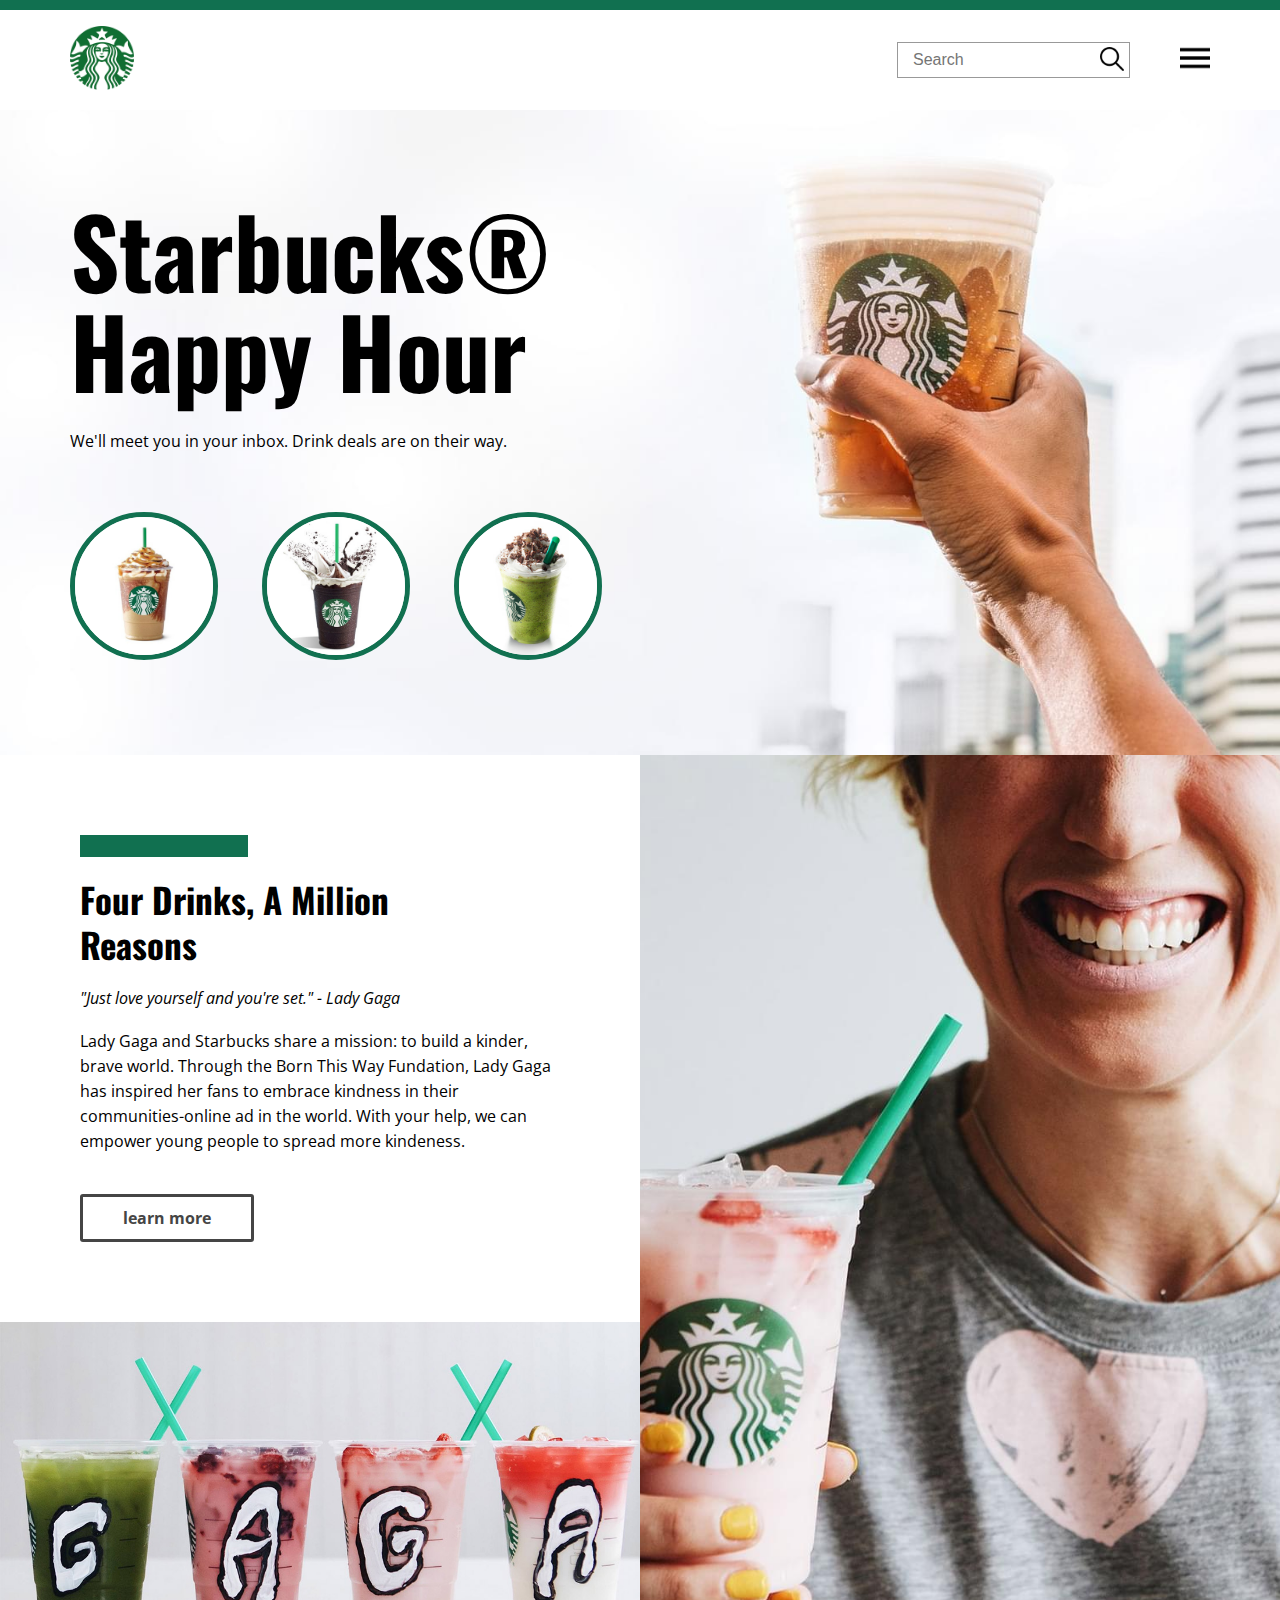
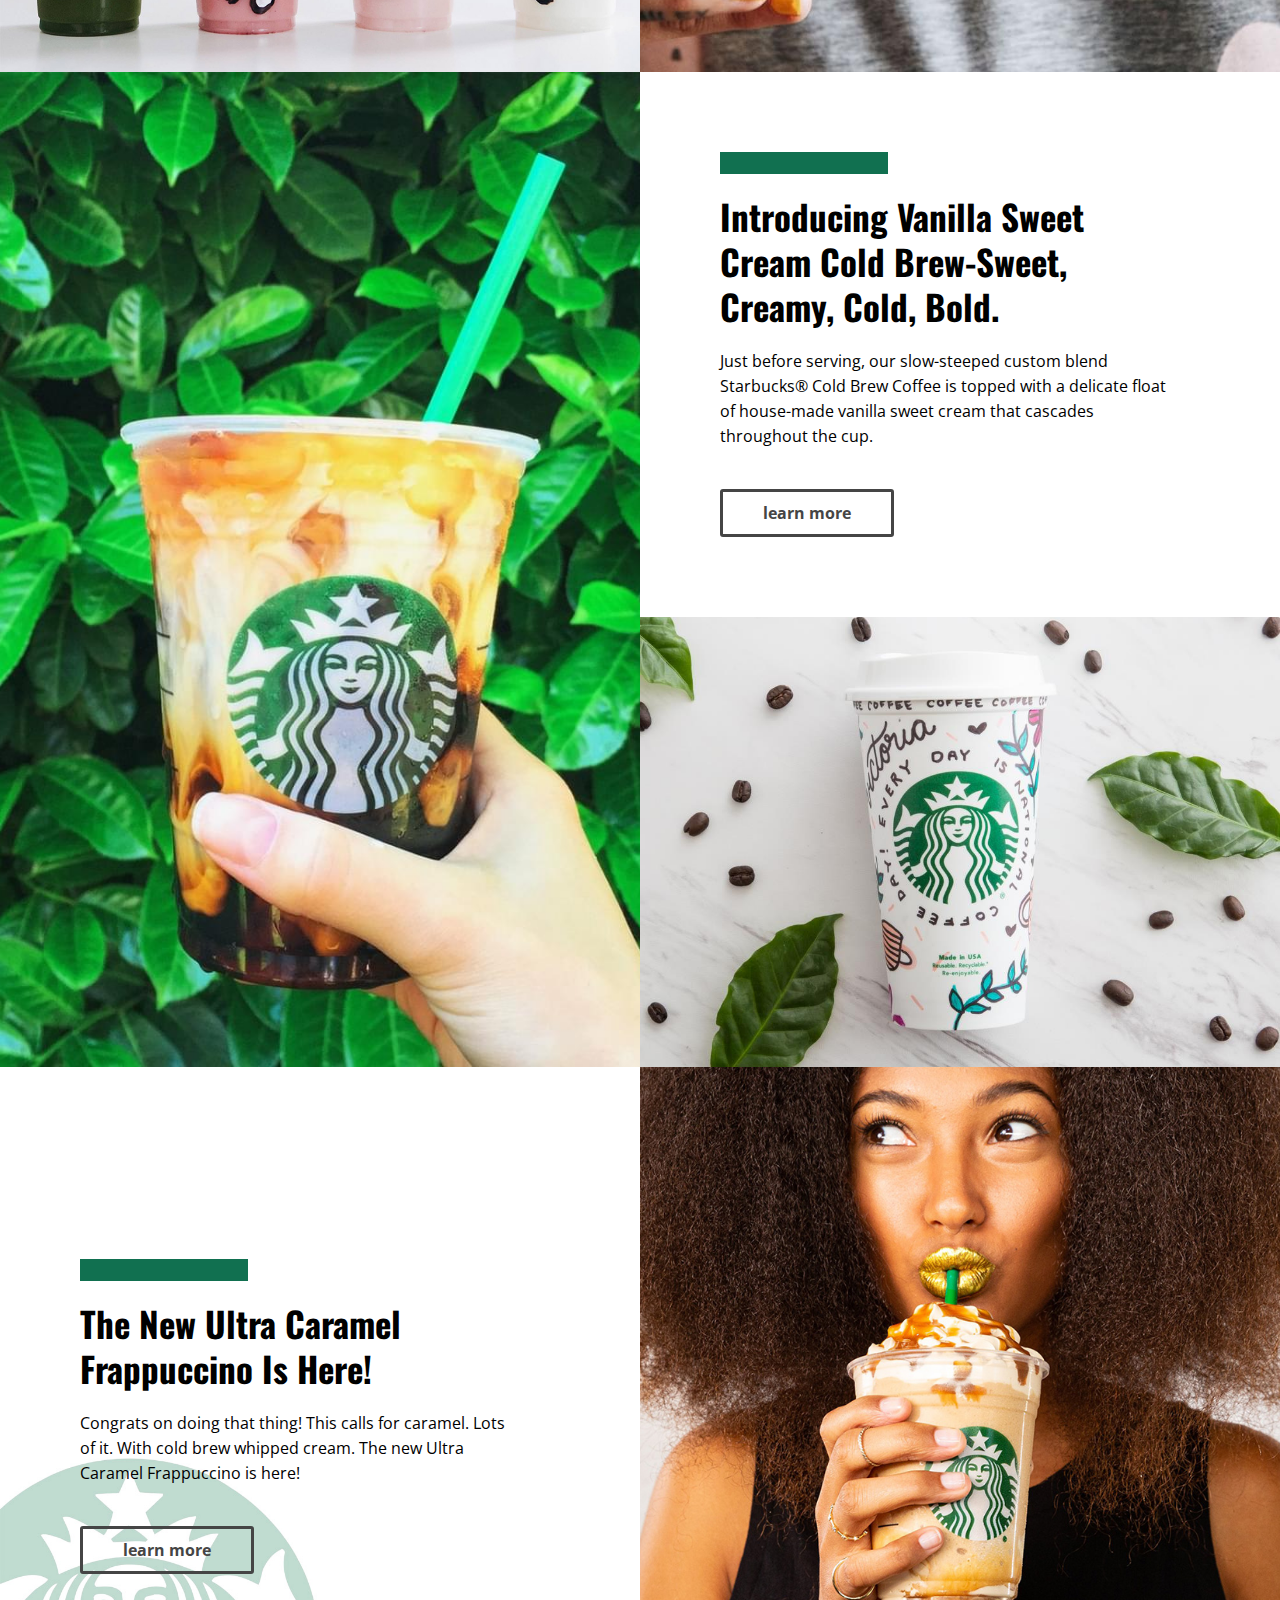
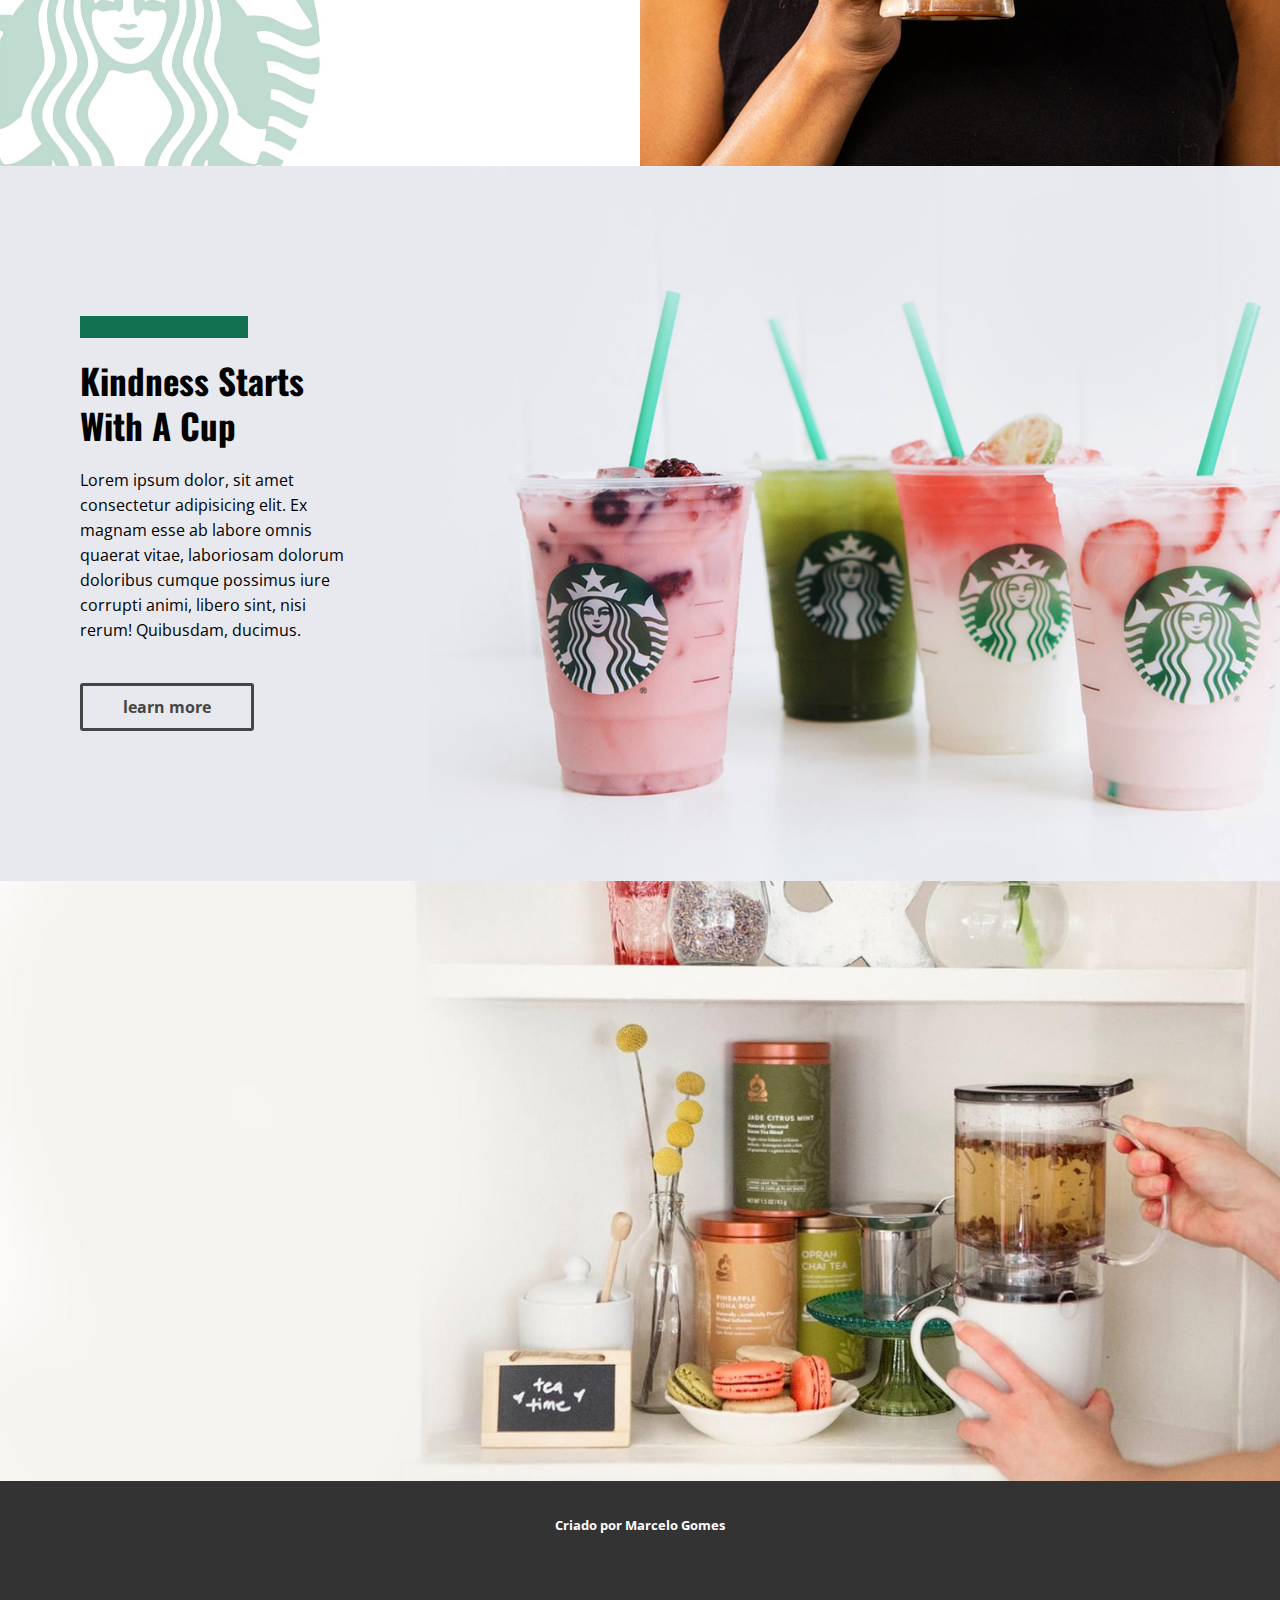
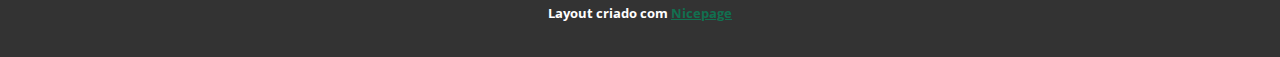
<file: Exercícios/m13 - projeto starbucks/index.html>
<!DOCTYPE html>
<html lang="pt-br">
<head>
    <meta charset="UTF-8">
    <meta http-equiv="X-UA-Compatible" content="IE=edge">
    <meta name="viewport" content="width=device-width, initial-scale=1.0">
    <title>Starbucks</title>
    <link rel="stylesheet" href="estilos/style.css">
    <link rel="stylesheet" href="estilos/responsive.css">
</head>
<body>
    <header>
        <div class="line"></div>
        <div class="container header--area">
            <div class="header--left">
                <a href="#"><img src="imagens/logo.png"></a>
            </div>
            <div class="header--right">
                <div class="header--search">
                    <form>
                        <input type="text" name="search" placeholder="Search">
                        <button>
                            <img src="imagens/loupe.png">
                        </button>
                    </form>
                    <div class="menu">
                        <img src="imagens/menu.png">
                    </div>
                </div>
            </div>
        </div>
    </header>

    <section class="banner">
        <div class="container">
            <h1>Starbucks&reg<br>Happy Hour</h1>
            <span>We'll meet you in your inbox. Drink deals are on their way.</span>
            <div class="banner--images">
                <img src="imagens/c1.jpg">
                <img src="imagens/c2.jpg">
                <img src="imagens/c3.jpg">
            </div>
        </div>
    </section>

    <section class="area1">
        <div class="area1--content">
            <div class="bar"></div>
            <h2>Four Drinks, A Million<br>Reasons</h2>
            <div class="area1--quote"><em>"Just love yourself and you're set." - Lady Gaga</em></div>
            <div class="area1--text">Lady Gaga and Starbucks share  a mission: to build a kinder, brave world. Through the Born This Way Fundation, Lady Gaga has inspired her fans to embrace kindness in their communities-online ad in the world. With your help, we can empower young people to spread more kindeness.</div>
            <a href="#" class="button">learn more</a>
        </div>
        <div class="area1--img1"></div>
        <div class="area1--img2"></div>
    </section>

    <section class="area2">
        <div class="area2--content">
            <div class="bar"></div>
            <h2>Introducing Vanilla Sweet<br>Cream Cold Brew-Sweet,<br>Creamy, Cold, Bold.</h2>            
            <div class="area2--text">Just before serving, our slow-steeped custom blend<br>Starbucks&reg Cold Brew Coffee is topped with a delicate float<br>of house-made vanilla sweet cream that cascades<br>throughout the cup.</div>
            <a href="#" class="button">learn more</a>
        </div>
        <div class="area2--img1"></div>
        <div class="area2--img2"></div>
    </section>

    <section class="area3">
        <div class="area3--content">
            <div class="bar"></div>
            <h2>The New Ultra Caramel<br>Frappuccino Is Here!</h2>            
            <div class="area3--text">Congrats on doing that thing! This calls for caramel. Lots <br>of it. With cold brew whipped cream. The new Ultra<br>Caramel Frappuccino is here!</div>
            <a href="#" class="button">learn more</a>
        </div>
        <div class="area3--img"></div>        
    </section>

    <section class="area4">
        <div class="area4--content">
            <div class="bar"></div>
            <h2>Kindness Starts<br>With A Cup</h2>            
            <div class="area4--text">Lorem ipsum dolor, sit amet consectetur adipisicing elit. Ex magnam esse ab labore omnis quaerat vitae, laboriosam dolorum doloribus cumque possimus iure corrupti animi, libero sint, nisi rerum! Quibusdam, ducimus.</div>
            <a href="#" class="button">learn more</a>
        </div>
        <div class="area4--img"></div>
    </section>

    <section class="area5"></section>

    <footer>
       <div class="footer--top">Criado por Marcelo Gomes</div>
       <div class="footer--bottom">Layout criado com <a href="https://nicepage.com/" target="_blank">Nicepage</a></div>
    </footer>
    
</body>
</html>
</file>
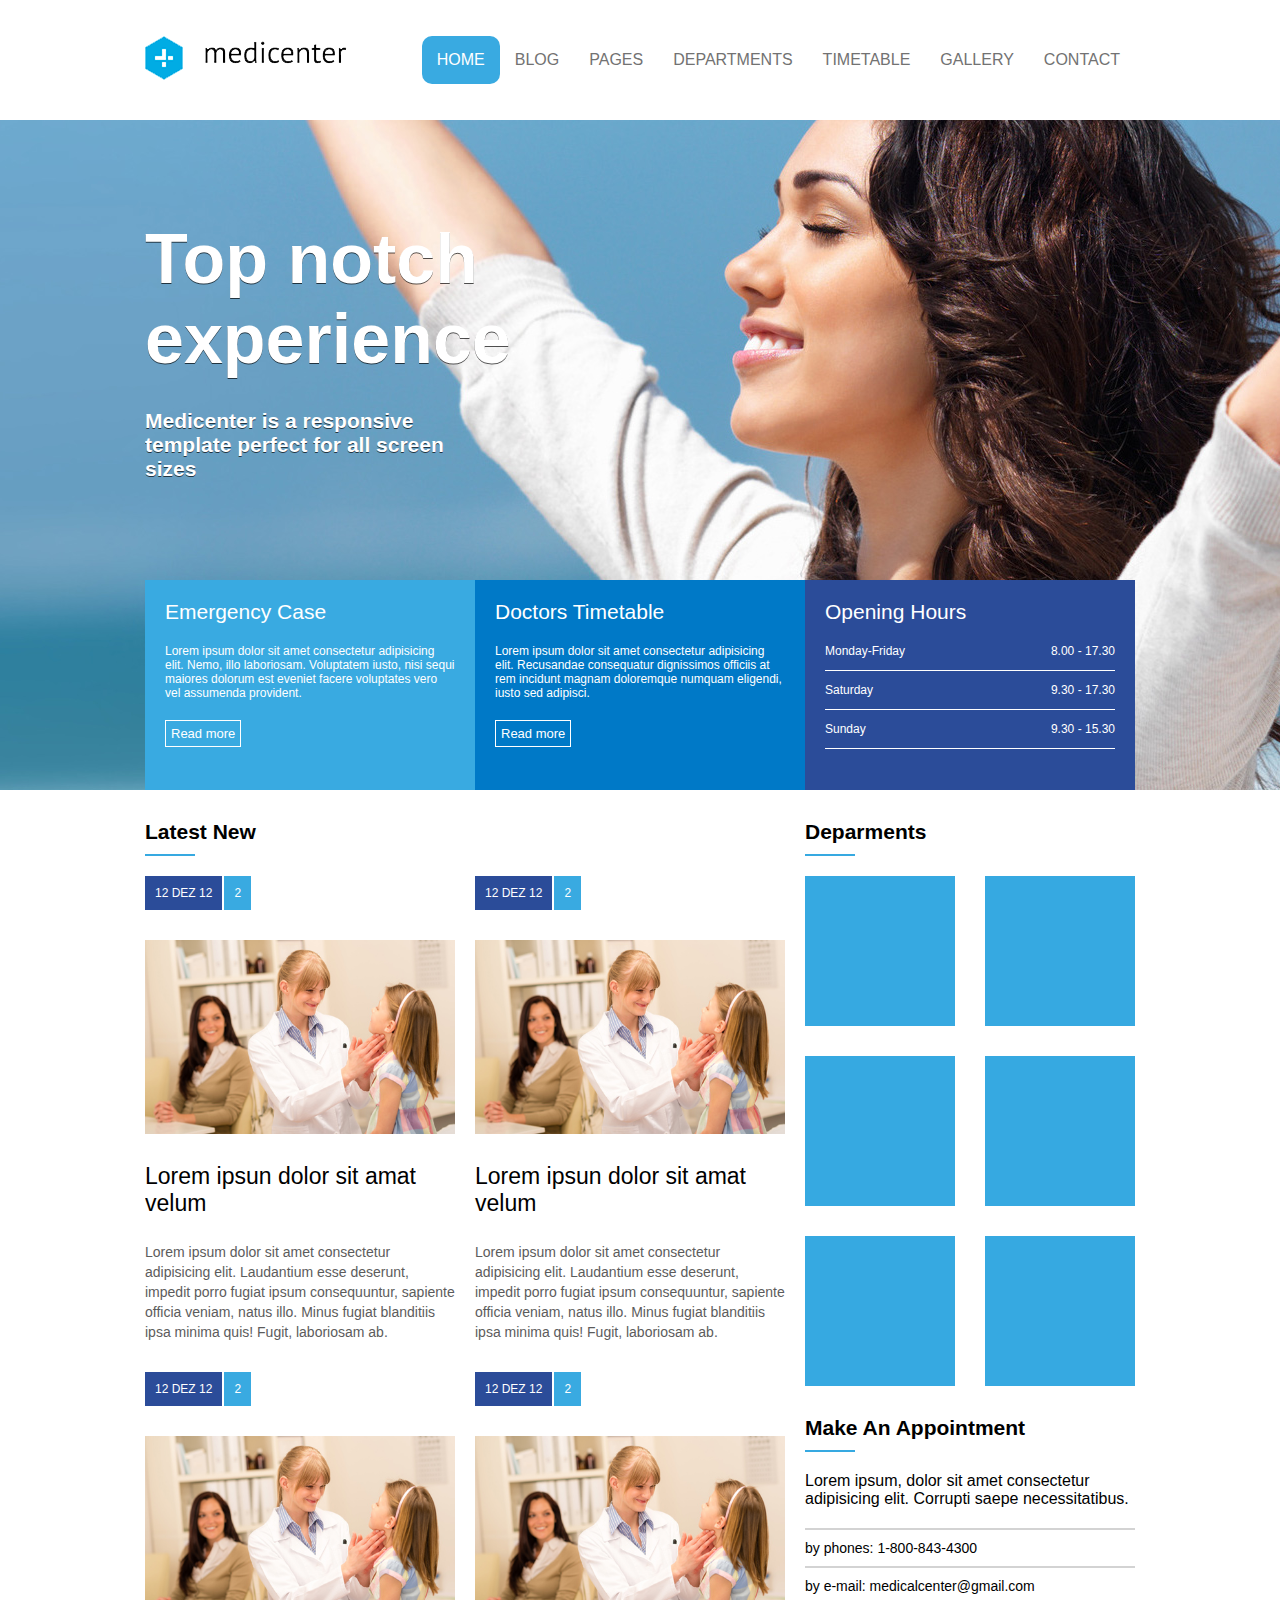
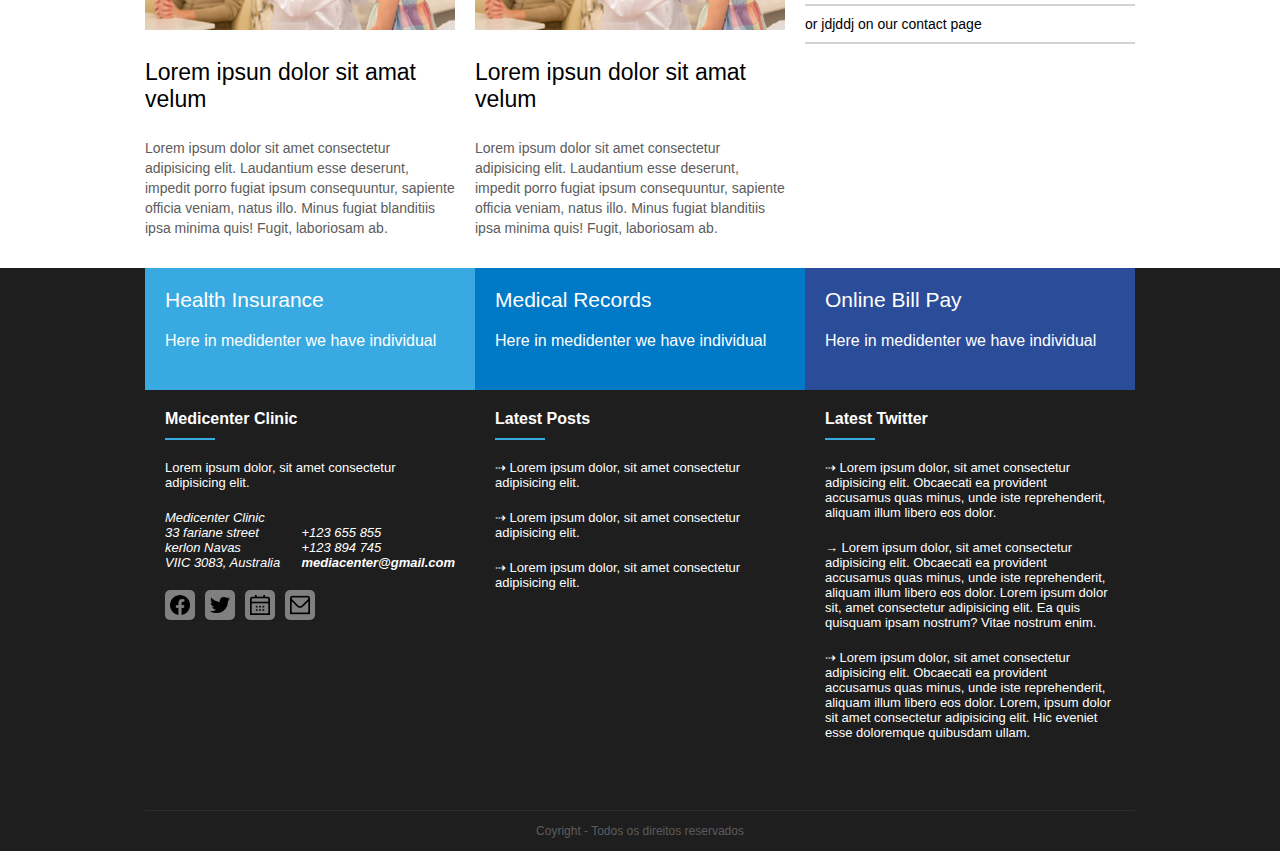
<file: Projetos/medicenter/index.html>
<!DOCTYPE html>
<html lang="pt-br">
<head>
    <meta charset="UTF-8">    
    <meta name="viewport" content="width=device-width,user-scalable=0">
    <script type="text/javascript">
        window.onload = function () {
            document.querySelector(".menuMobile").addEventListener("click", function() {
                if (document.querySelector(".menu nav ul").style.display == 'flex') {
                    document.querySelector(".menu nav ul").style.display = 'none';
                } else {
                    document.querySelector(".menu nav ul").style.display = 'flex';
                }
            })
        };
        window.addEventListener('resize', function () {
        var largura = window.innerWidth;

        if (largura > 600)
           document.querySelector(".menu nav ul").removeAttribute('style');
        });
    </script>
    <title>MediCenter</title>
    <link rel="stylesheet" href="estilos/style.css">
    <link rel="stylesheet" href="estilos/style_screen.css" media="screen">
    
</head>
<body>
    <header>
        <div class="container">
            <div class="logo">
                <a href="#" target="_self"><img src="imagens/logo.png" alt="logo MediCenter"></a>
            </div>
            <div class="menu">
                <nav>
                    <div class="menuMobile">
                        <div class="mm_line"></div>
                        <div class="mm_line"></div>
                        <div class="mm_line"></div>
                    </div>
                    <ul>
                        <li class="active"><a href="#">Home</a></li>
                        <li><a href="#">Blog</a></li>
                        <li><a href="#">Pages</a></li>
                        <li><a href="#">Departments</a></li>
                        <li><a href="#">Timetable</a></li>
                        <li><a href="#">Gallery</a></li>
                        <li><a href="#">Contact</a></li>
                    </ul>
                </nav>
            </div>
        </div>
    </header>
    <section class  ="banner">
        <div class="container column">
            <div class="banner_headline">
                <h1>Top notch experience</h1> 
                <h2>Medicenter is a responsive template perfect for all screen sizes</h2>
            </div>
            <div class="banner_options">
                <div class="banner1">
                    <div class="banner_title">Emergency Case</div>
                    <div class="banner_desc">Lorem ipsum dolor sit amet consectetur adipisicing elit. Nemo, illo laboriosam. Voluptatem iusto, nisi sequi maiores dolorum est eveniet facere voluptates vero vel assumenda provident.</div>
                    <a href="#">Read more</a>
                </div>
                <div class="banner2">
                    <div class="banner_title">Doctors Timetable</div>
                    <div class="banner_desc">Lorem ipsum dolor sit amet consectetur adipisicing elit. Recusandae consequatur dignissimos officiis at rem incidunt magnam doloremque numquam eligendi, iusto sed adipisci.</div>
                    <a href="#">Read more</a>
                    
                </div>
                <div class="banner3">
                    <div class="banner_title">Opening Hours</div>                    
                    <div class="banner_desc">
                        <div class="banner_hours">
                            <div class="area-hours">
                                <div>Monday-Friday</div>
                                <div>8.00 - 17.30</div>
                            </div>
                            <div class="area-hours">
                                <div>Saturday</div>
                                <div>9.30 - 17.30</div>    
                            </div>
                            <div class="area-hours">
                                <div>Sunday</div>
                                <div>9.30 - 15.30</div>
                            </div>
                        </div>
                    </div>                    
                </div>                
            </div>
        </div>
    </section>
    <section id="geral">
        <div class="container">
            <section>
                <div class="widget">
                    <div class="widget_title">
                        <div class="widget_title_text">Latest New</div>
                        <div class="widget_title_bar"></div>
                    </div>
                    <div class="widget_body flex">
                        <article>
                            <a href="#">
                                <div class="news_data">
                                    <div class="new_posted_at">12 DEZ 12</div>
                                    <div class="news_comments">2</div>
                                </div>
                                <div class="news_thumbnail">
                                    <img src="imagens/image_03.jpg" alt="imagem do doutor">
                                </div>
                                <div class="news_title">
                                    Lorem ipsun dolor sit amat velum
                                </div>
                                <div class="news_resume">
                                    Lorem ipsum dolor sit amet consectetur adipisicing elit. Laudantium esse deserunt, impedit porro fugiat ipsum consequuntur, sapiente officia veniam, natus illo. Minus fugiat blanditiis ipsa minima quis! Fugit, laboriosam ab. 
                                </div>
                            </a>
                        </article>
                        <article>
                            <a href="#">
                                <div class="news_data">
                                    <div class="new_posted_at">12 DEZ 12</div>
                                    <div class="news_comments">2</div>
                                </div>
                                <div class="news_thumbnail">
                                    <img src="imagens/image_03.jpg" alt="imagem do doutor">
                                </div>
                                <div class="news_title">
                                    Lorem ipsun dolor sit amat velum
                                </div>
                                <div class="news_resume">
                                    Lorem ipsum dolor sit amet consectetur adipisicing elit. Laudantium esse deserunt, impedit porro fugiat ipsum consequuntur, sapiente officia veniam, natus illo. Minus fugiat blanditiis ipsa minima quis! Fugit, laboriosam ab.
                                </div>
                            </a>
                        </article>
                        <article>
                            <a href="#">
                                <div class="news_data">
                                    <div class="new_posted_at">12 DEZ 12</div>
                                    <div class="news_comments">2</div>
                                </div>
                                <div class="news_thumbnail">
                                    <img src="imagens/image_03.jpg" alt="imagem do doutor">
                                </div>
                                <div class="news_title">
                                    Lorem ipsun dolor sit amat velum
                                </div>
                                <div class="news_resume">
                                    Lorem ipsum dolor sit amet consectetur adipisicing elit. Laudantium esse deserunt, impedit porro fugiat ipsum consequuntur, sapiente officia veniam, natus illo. Minus fugiat blanditiis ipsa minima quis! Fugit, laboriosam ab.
                                </div>
                            </a>
                        </article>
                        <article>
                            <a href="#">
                                <div class="news_data">
                                    <div class="new_posted_at">12 DEZ 12</div>
                                    <div class="news_comments">2</div>
                                </div>
                                <div class="news_thumbnail">
                                    <img src="imagens/image_03.jpg" alt="imagem do doutor">
                                </div>
                                <div class="news_title">
                                    Lorem ipsun dolor sit amat velum
                                </div>
                                <div class="news_resume">
                                    Lorem ipsum dolor sit amet consectetur adipisicing elit. Laudantium esse deserunt, impedit porro fugiat ipsum consequuntur, sapiente officia veniam, natus illo. Minus fugiat blanditiis ipsa minima quis! Fugit, laboriosam ab.
                                </div>
                            </a>
                        </article>
                    </div>
                </div>
            </section>
            <aside>
                <div class="widget">
                    <div class="widget_title">
                        <div class="widget_title_text">Deparments</div>
                        <div class="widget_title_bar"></div>
                    </div>
                    <div class="widget_body">
                        <div class="deparments_body">                                                          
                            <div></div>
                            <div></div>
                            <div></div>
                            <div></div>
                            <div></div>
                            <div></div>
                        </div>
                    </div>
                </div>
                <div class="widget">
                    <div class="widget_title">
                        <div class="widget_title_text">Make An Appointment</div>
                        <div class="widget_title_bar"></div>
                    </div>
                    <div class="widget_body">
                        <div class="appointment">
                            <div class="appointment_text">
                                <div>Lorem ipsum, dolor sit amet consectetur adipisicing elit. Corrupti saepe necessitatibus.</div>
                            </div>
                            <div class="appointment_contact">
                                <div>by phones: 1-800-843-4300</div>
                            </div>
                            <div class="appointment_contact">
                                <div>by e-mail: medicalcenter@gmail.com</div>
                            </div>
                            <div class="appointment_contact">
                                <div>or jdjddj on our contact page</div>
                            </div>
                        </div>
                    </div>
                </div>
            </aside>
        </div>
    </section>
    <footer>
        <div class="container flexcolumn">
            <div class="footer_menu">
                <div class="fm_1">
                    <div class="fm_title">Health Insurance</div>
                    <div class="fm_desc">Here in medidenter we have individual</div>
                </div>
                <div class="fm_2">
                    <div class="fm_title">Medical Records</div>
                    <div class="fm_desc">Here in medidenter we have individual</div>
                </div>
                <div class="fm_3">
                    <div class="fm_title">Online Bill Pay</div>
                    <div class="fm_desc">Here in medidenter we have individual</div>
                </div>
            </div>
            <div class="footer_area">
                <div class="footer_area-item footer_area-item01 ">
                    <div class="footer_title-text">Medicenter Clinic</div>
                    <div class="footer_title-bar"></div>
                    <div class="footer_desc">
                        Lorem ipsum dolor, sit amet consectetur adipisicing elit.
                        <div class="footer_address">
                            <address>
                                Medicenter Clinic<br>
                                33 fariane street <br>
                                kerlon Navas <br>
                                VIIC 3083, Australia
                            </address>
                            <address>
                                <br>
                                +123 655 855 <br>
                                +123 894 745 <br>
                                <div style="color: white; font-weight: bolder;">mediacenter@gmail.com</div>
                            </address>                           
                        </div>
                        <div class="social">
                            <a href="#" target="_blank"><img src="imagens/facebook.png" alt="Logo facebook"></a>
                            <a href="#" target="_blank"><img src="imagens/twitter.png" alt="Logo twitter"></a>
                            <a href="#" target="_blank"><img src="imagens/calendario.png" alt="Logo calendario"></a>
                            <a href="#" target="_blank"><img src="imagens/envelope.png" alt="Logo e-mail"></a>
                        </div>
                    </div>
                </div>
                <div class="footer_area-item footer_area-item02">
                    <div class="footer_title-text">Latest Posts</div>
                    <div class="footer_title-bar"></div>
                    <div class="footer_desc">
                        ⇢  Lorem ipsum dolor, sit amet consectetur adipisicing elit.                    
                    </div>
                    <div class="footer_desc">
                        ⇢  Lorem ipsum dolor, sit amet consectetur adipisicing elit.                     
                    </div>
                    <div class="footer_desc">
                        ⇢  Lorem ipsum dolor, sit amet consectetur adipisicing elit.                    
                    </div>
                    
                </div>
                <div class="footer_area-item footer_area-item03">
                    <div class="footer_title-text">Latest Twitter</div>
                    <div class="footer_title-bar"></div>
                    <div class="footer_desc">⇢  Lorem ipsum dolor, sit amet consectetur adipisicing elit. Obcaecati ea provident accusamus quas minus, unde iste reprehenderit, aliquam illum libero eos dolor.</div>
                    <div class="footer_desc">&rarr;  Lorem ipsum dolor, sit amet consectetur adipisicing elit. Obcaecati ea provident accusamus quas minus, unde iste reprehenderit, aliquam illum libero eos dolor. Lorem ipsum dolor sit, amet consectetur adipisicing elit. Ea quis quisquam ipsam nostrum? Vitae nostrum enim.</div>
                    <div class="footer_desc">⇢  Lorem ipsum dolor, sit amet consectetur adipisicing elit. Obcaecati ea provident accusamus quas minus, unde iste reprehenderit, aliquam illum libero eos dolor. Lorem, ipsum dolor sit amet consectetur adipisicing elit. Hic eveniet esse doloremque quibusdam ullam.</div>
                </div>
            </div>
            <div class="footer_copy">
                Coyright - Todos os direitos reservados 
            </div>
        </div>
    </footer>    
</body>
</html>
</file>
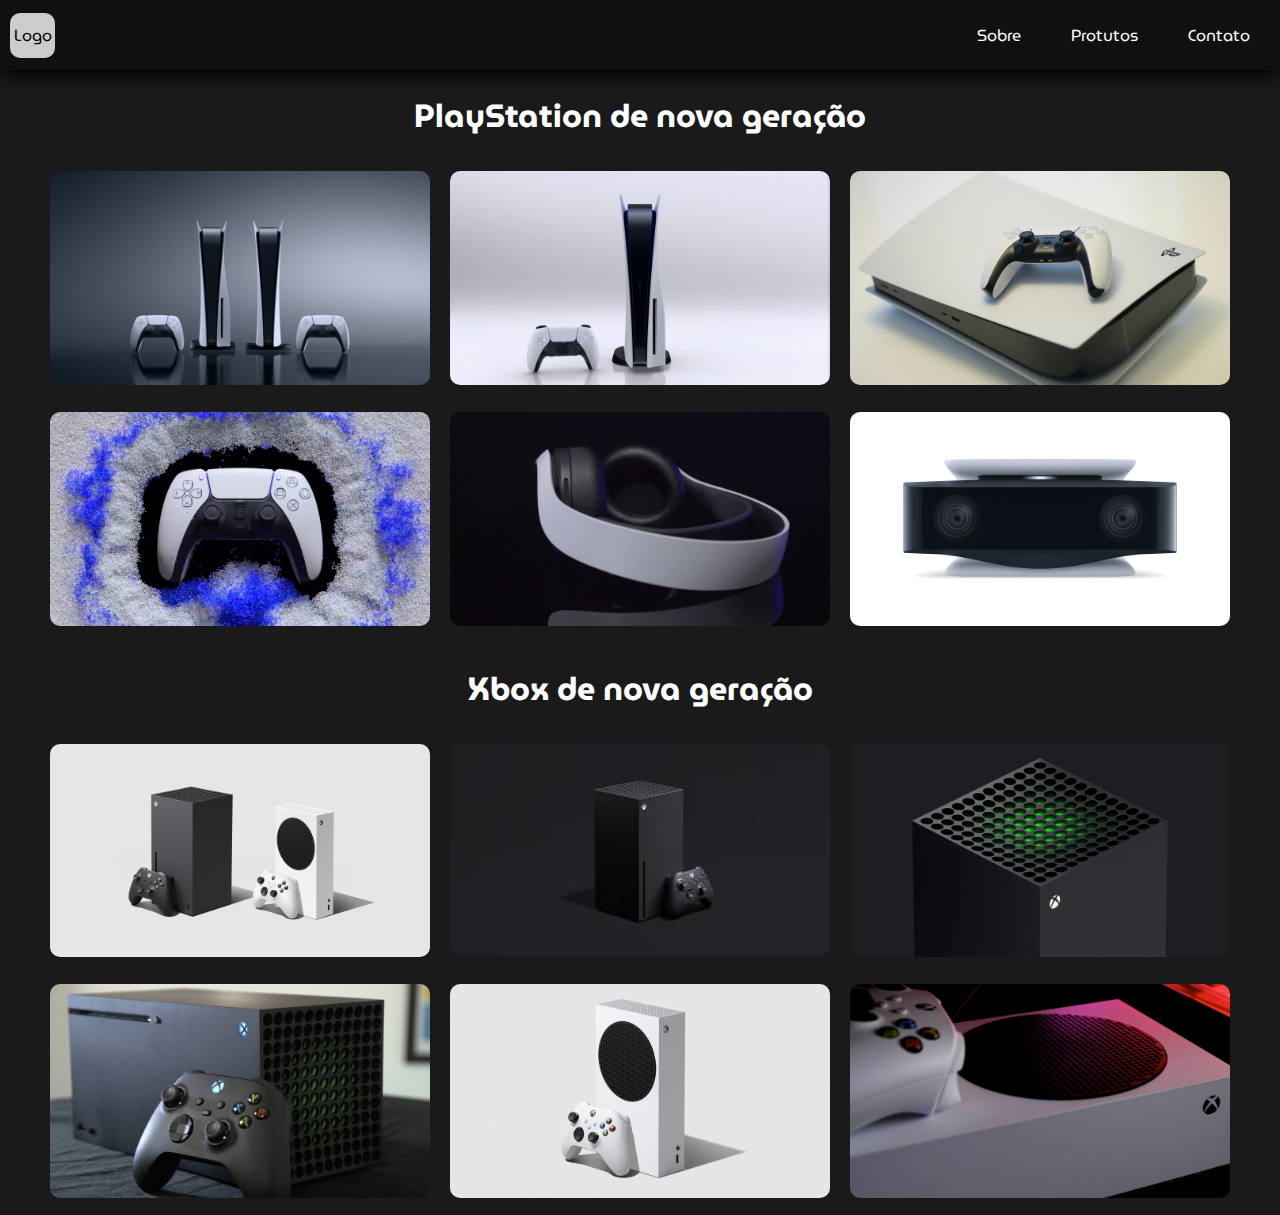
<file: Exercícios/m07 - flexbox na prática/ex flexbox ps5/index.html>
<!DOCTYPE html>
<html lang="pt-br">
<head>
    <meta charset="UTF-8">
    <meta http-equiv="X-UA-Compatible" content="IE=edge">
    <meta name="viewport" content="width=device-width, initial-scale=1.0">
    <title>Document</title>
    <link rel="stylesheet" href="estilosstyle.css">
    <link href="https://fonts.googleapis.com/css2?family=MuseoModerno:ital,wght@0,100;0,200;0,300;0,500;0,600;0,700;0,800;0,900;1,100;1,200;1,300;1,400;1,500;1,600;1,700;1,800;1,900&display=swap" rel="stylesheet">
</head>
<body>

    <header>
        <div class="logo">Logo</div>
        <ul class="menu">
            <li><a href="#">Sobre</a></li>
            <li><a href="#">Protutos</a></li>
            <li><a href="#">Contato</a></li>
        </ul>
    </header>

    <h1>PlayStation de nova geração</h1>

    <section class="container">
        <div>
            <img src="imagens/ps5_01.jpg" alt="">            
        </div>
        <div>
            <img src="imagens/ps5_02.jpg" alt="">            
        </div>
        <div>
            <img src="imagens/ps5_03.jpg" alt="">            
        </div>
        <div>
            <img src="imagens/ps5_04.jpg" alt="">            
        </div>
        <div>
            <img src="imagens/ps5_05.jpg" alt="">            
        </div>
        <div>
            <img src="imagens/ps5_06.jpg" alt="">            
        </div>
        
    </section>

    <h1>Xbox de nova geração</h1>

    <section class="container">
        <div>
            <img src="imagens/xbox_00.jpg" alt="">            
        </div>
        <div>
            <img src="imagens/xbox_01.jpg" alt="">            
        </div>
        <div>
            <img src="imagens/xbox_02.jpg" alt="">            
        </div>
        <div>
            <img src="imagens/xbox_03.jpg" alt="">            
        </div>
        <div>
            <img src="imagens/xbox_04.jpg" alt="">            
        </div>
        <div>
            <img src="imagens/xbox_05.jpg" alt="">            
        </div>
        
    </section>
</body>
</html>
</file>
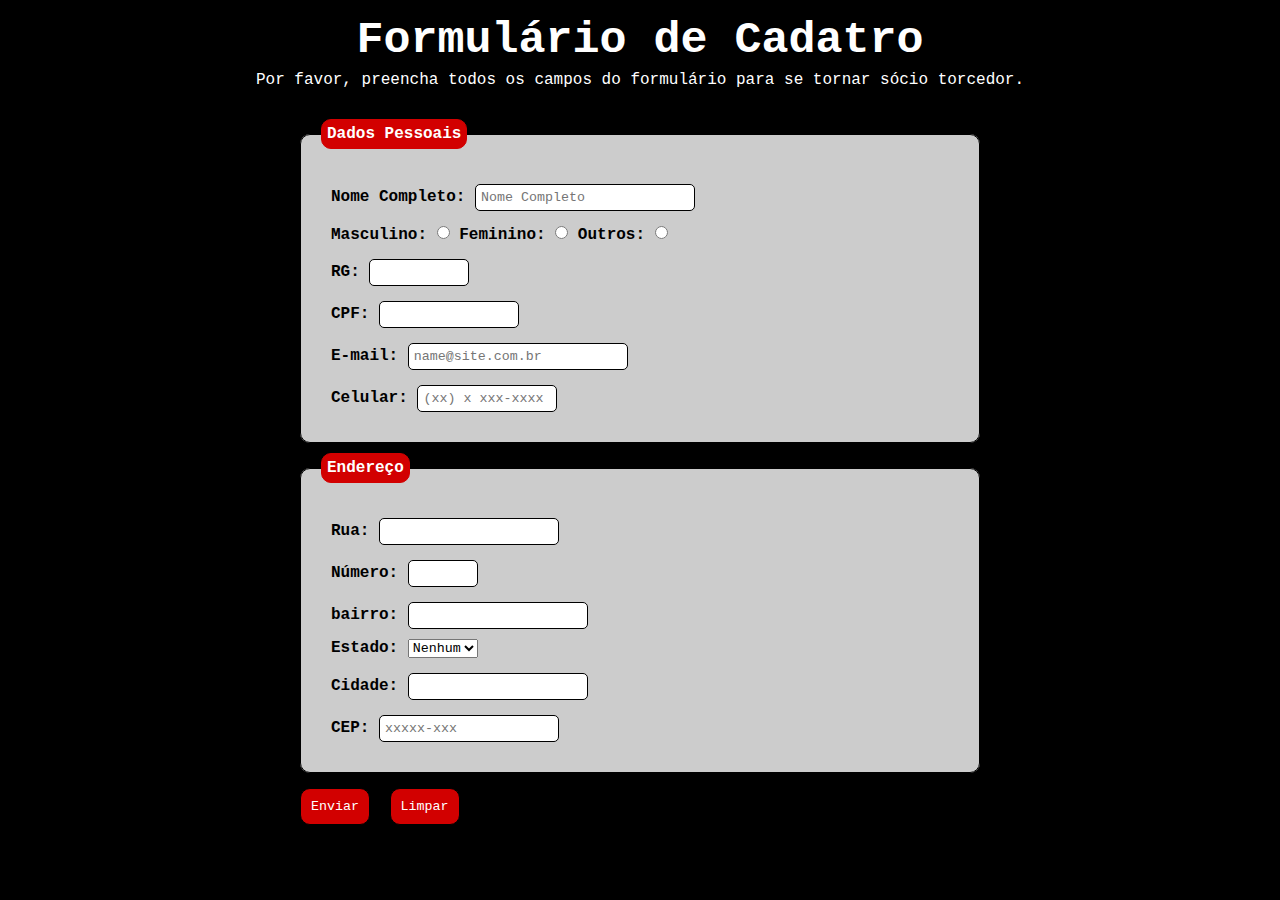
<file: Exercícios/m08 - seletores e css/ex02 - formulário/index.html>
<!DOCTYPE html>
<html lang="pt-br">
<head>
    <meta charset="UTF-8">
    <meta http-equiv="X-UA-Compatible" content="IE=edge">
    <meta name="viewport" content="width=device-width, initial-scale=1.0">
    <title>Formulário</title>
    <link rel="stylesheet" href="estilos/style.css">
</head>
<body>
   
    <section class="cabecalho">
        <h1>Formulário de Cadatro</h1>
        <p>Por favor, preencha todos os campos do formulário para se tornar sócio torcedor.</p>
    </section>
    <section>
        <form action="#" method="post" autocomplete="on">
            <fieldset>
                <legend>Dados Pessoais</legend>
                <label for="iname">
                    Nome Completo:
                    <input type="text" name="nome" id="iname" placeholder="Nome Completo" required minlength="5" maxlength="30" size="25">                    
                </label>
                <label for="isexo" id="sexo">
                    Masculino:
                    <input type="radio" name="sexo" id="isexo">
                    Feminino:
                    <input type="radio" name="sexo" id="isexo">
                    Outros:
                    <input type="radio" name="sexo" id="isexo">
                </label>
                <label for="isexualidade" id="sexualidade">
                    Sexo:
                    <select name="sexsualidade" id="isexualidade">
                        <option value="" selected>Nenhum</option>
                        <option value="">Feminino</option>
                        <option value="">Masculino</option>
                        <option value="">Outros</option>                        
                    </select>
                </label>
    
                <label for="irg">
                    RG: 
                    <input type="text" name="rg" id="irg" required min="7" max="12" size="10">
                </label>
                <label for="icpf">
                    CPF: 
                    <input type="text" name="cpf" id="icpf" required min="11" max="11" size="15">
                </label>
                <label for="iemail">
                    E-mail: 
                    <input type="email" name="email" id="iemail" required placeholder="name@site.com.br" size="25">
                </label>
                <label for="icelular">
                    Celular: 
                    <input type="tel" name="celular" id="icelular" required min="8" placeholder="(xx) x xxx-xxxx" size="15">
                </label>
            </fieldset>

            <fieldset>
                <legend>Endereço</legend>
                <label for="irua">
                    Rua: 
                    <input type="text" name="rua" id="irua" required maxlength="20">
                </label>
                <label for="inumero">
                    Número: 
                    <input type="number" name="numero" id="inumero" required>
                </label>
                <label for="ibairro">
                    bairro: 
                    <input type="text" name="bairro" id="ibairro">
                </label>
                <label for="iestado">
                    Estado:
                    <select name="estado" id="iestado">
                        <option value="" selected>Nenhum</option>
                        <option value="">AC</option>
                        <option value="">AL</option>
                        <option value="">AP</option>
                        <option value="">AM</option>
                        <option value="">BA</option>
                        <option value="">CE</option>
                        <option value="">DF</option>
                        <option value="">ES</option>
                        <option value="">GO</option>
                        <option value="">MA</option>
                        <option value="">MT</option>
                        <option value="">MS</option>
                        <option value="">MG</option>
                        <option value="">PA</option>
                        <option value="">PB</option>
                        <option value="">PR</option>
                        <option value="">PE</option>
                        <option value="">PI</option>
                        <option value="">RJ</option>
                        <option value="">RN</option>
                        <option value="">RS</option>
                        <option value="">RO</option>
                        <option value="">RR</option>
                        <option value="">SC</option>
                        <option value="">SP</option>
                        <option value="">SE</option>
                        <option value="">TO</option>
                    </select>
                </label>
                <label for="icidade">
                    Cidade: 
                    <input type="text" name="cidade" id="icidade" required>
                </label>
                <label for="icep">
                    CEP: 
                    <input type="text" name="cep" id="icep" required min="8" placeholder="xxxxx-xxx">
                </label>
            </fieldset>
            <input type="submit" value="Enviar" class="botao">
            <input type="reset" value="Limpar" class="botao">
        </form>
    </section>
    
</body>
</html>
</file>
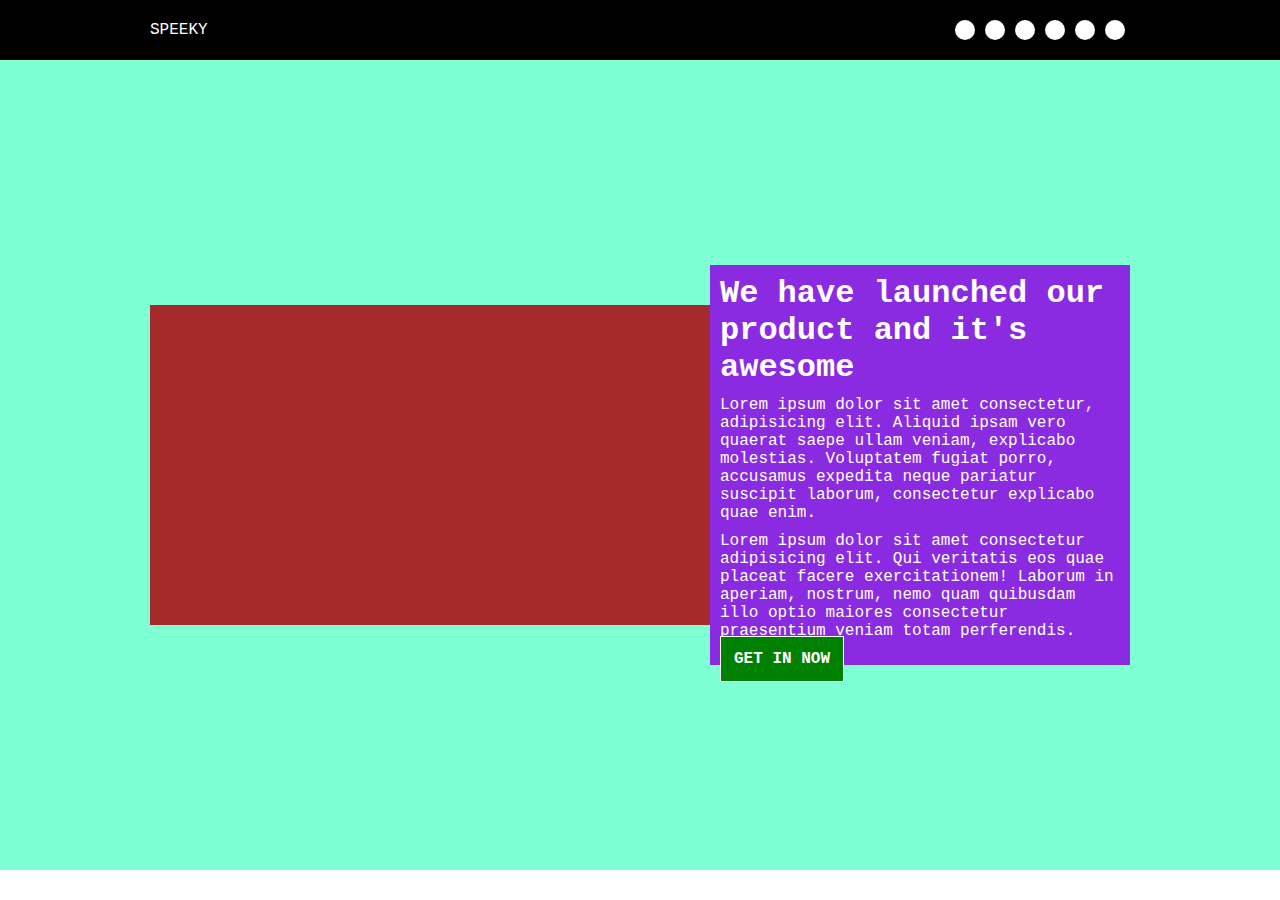
<file: Exercícios/m08 - seletores e css/ex03 - lading page/index.html>
<!DOCTYPE html>
<html lang="pt-br">
<head>
    <meta charset="UTF-8">
    <meta http-equiv="X-UA-Compatible" content="IE=edge">
    <meta name="viewport" content="width=device-width, initial-scale=1.0">
    <title>Landing page</title>
    <link rel="stylesheet" href="estilos/style.css">
</head>
<body>
    <header>
        <div class="container">
            <div id="marca">SPEEKY</div>
            <div class="social">
                <div class="icone_social"></div>
                <div class="icone_social"></div>
                <div class="icone_social"></div>
                <div class="icone_social"></div>
                <div class="icone_social"></div>
                <div class="icone_social"></div>
            </div>
        </div>
    </header>
    <main>
        <section class="container parte_superior">
            <div class="parte_video">
                <iframe width="560" height="315" src="https://www.youtube.com/embed/9GA4gqLeeIQ" title="YouTube video player" frameborder="0" allow="accelerometer; autoplay; clipboard-write; encrypted-media; gyroscope; picture-in-picture" allowfullscreen></iframe>
            </div>
            <div class="parte_texto">
                <h1>We have launched our product and it's awesome</h1>
                <p>Lorem ipsum dolor sit amet consectetur, adipisicing elit. Aliquid ipsam vero quaerat saepe ullam veniam, explicabo molestias. Voluptatem fugiat porro, accusamus expedita neque pariatur suscipit laborum, consectetur explicabo quae enim.</p>
                <p>Lorem ipsum dolor sit amet consectetur adipisicing elit. Qui veritatis eos quae placeat facere exercitationem! Laborum in aperiam, nostrum, nemo quam quibusdam illo optio maiores consectetur praesentium veniam totam perferendis.</p>
                <p class="botao"><a href="#">GET IN NOW</a></p>
            </div>
        </section>
        
    </main>
    
</body>
</html>
</file>
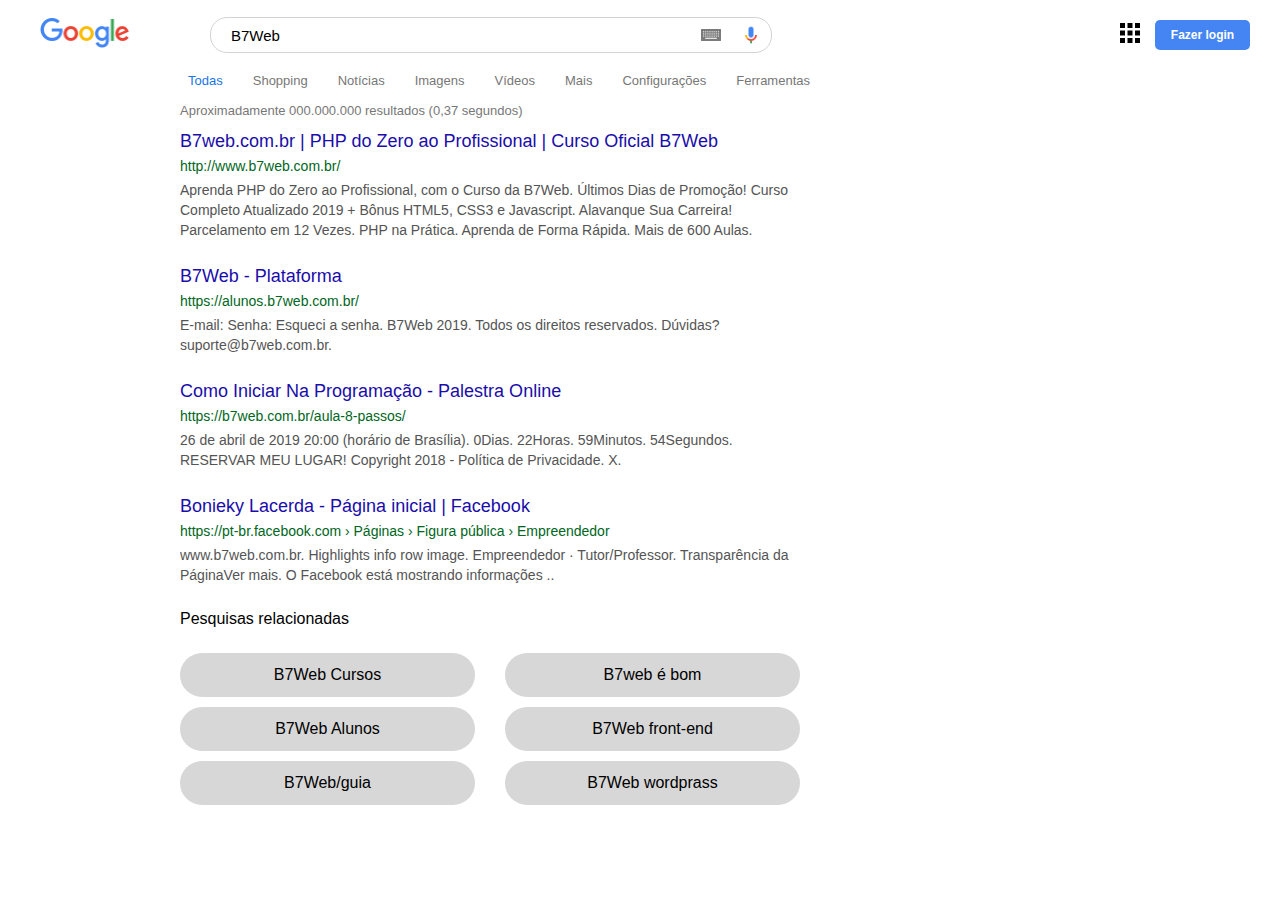
<file: Exercícios/m08 - seletores e css/ex05 - página de resultado google/index.html>
<!DOCTYPE html>
<html lang="pt-br">
<head>
    <meta charset="UTF-8">
    <meta http-equiv="X-UA-Compatible" content="IE=edge">
    <meta name="viewport" content="width=device-width, initial-scale=1">
    <title>Google</title>
    <link rel="stylesheet" href="estilos/style.css">
</head>
<body>
    <header>
        <div class="logo">
            <img src="imagens/logo.png" alt="logo do google">
        </div>
        <div class="barra-pesquisa">
            <input type="text" name="pesquisa" maxlength="1000" value="B7Web">
            <div><img class="teclado" src="imagens/keyboard.png" alt="teclado"></div>
            <div><img class="microfone" src="imagens/mic.png" alt="microfone"></div>
        </div>
        <div class="login">
            <a href="#"><img src="imagens/menu.png" alt="menu"></a>
            <div>Fazer login</div>
        </div>
    </header>
    <main>
        <nav>
            <ul class="nav" type="none">
                <li class="active"><a href="#">Todas</a></li>
                <li><a href="#">Shopping</a></li>
                <li><a href="#">Notícias</a></li>
                <li><a href="#">Imagens</a></li>
                <li><a href="#">Vídeos</a></li>
                <li><a href="#">Mais</a></li>
                <li><a href="#">Configurações</a></li>
                <li><a href="#">Ferramentas</a></li>
            </ul>
        </nav>
        <div class="resultados">
            Aproximadamente 000.000.000 resultados (0,37 segundos)
        </div>
        <div class="container">
            <div class="bloco-pesquisa">
                <div class="titulo">
                    <a href="#">B7web.com.br | PHP do Zero ao Profissional | Curso Oficial B7Web‎</a>
                </div>
                <div class="link">
                    <a href="">http://www.b7web.com.br/‎</a>
                </div>
                <div class="info">
                    Aprenda PHP do Zero ao Profissional, com o Curso da B7Web. Últimos Dias de Promoção! Curso Completo Atualizado 2019 + Bônus HTML5, CSS3 e Javascript. Alavanque Sua Carreira! Parcelamento em 12 Vezes. PHP na Prática. Aprenda de Forma Rápida. Mais de 600 Aulas.
                </div>
            </div>
            <div class="bloco-pesquisa">
				<div class="titulo">
					<a href="">B7Web - Plataforma</a>
				</div>
				<div class="link">
					<a href="">https://alunos.b7web.com.br/</a>
				</div>
				<div class="info">
					E-mail: Senha: Esqueci a senha. B7Web 2019. Todos os direitos reservados. Dúvidas? suporte@b7web.com.br.
				</div>
			</div>
			<div class="bloco-pesquisa">
				<div class="titulo">
					<a href="">Como Iniciar Na Programação - Palestra Online</a>
				</div>
				<div class="link">
					<a href="">https://b7web.com.br/aula-8-passos/</a>
				</div>
				<div class="info">
					26 de abril de 2019 20:00 (horário de Brasília). 0Dias. 22Horas. 59Minutos. 54Segundos. RESERVAR MEU LUGAR! Copyright 2018 - Política de Privacidade. X.
				</div>
			</div>
			<div class="bloco-pesquisa">
				<div class="titulo">
					<a href="">Bonieky Lacerda - Página inicial | Facebook</a>
				</div>
				<div class="link">
					<a href="">https://pt-br.facebook.com › Páginas › Figura pública › Empreendedor</a>
				</div>
				<div class="info">
					www.b7web.com.br. Highlights info row image. Empreendedor · Tutor/Professor. Transparência da PáginaVer mais. O Facebook está mostrando informações ..
				</div>
			</div>
            <div class="pesquisas-relacionadas">
                <p>Pesquisas relacionadas</p>
                <div class="int">
                    <div class="coluna">
                        <p><a href="#">B7Web Cursos</a></p>
                        <p><a href="#">B7Web Alunos</a></p>
                        <p><a href="#">B7Web/guia</a></p>
                    </div>
                    <div class="coluna">
                        <p><a href="#">B7web é bom</a></p>
                        <p><a href="#">B7Web front-end</a></p>
                        <p><a href="#">B7Web wordprass</a></p>
                    </div>
                </div>

            </div>
        </div>

    </main>
    
</body>
</html>
</file>
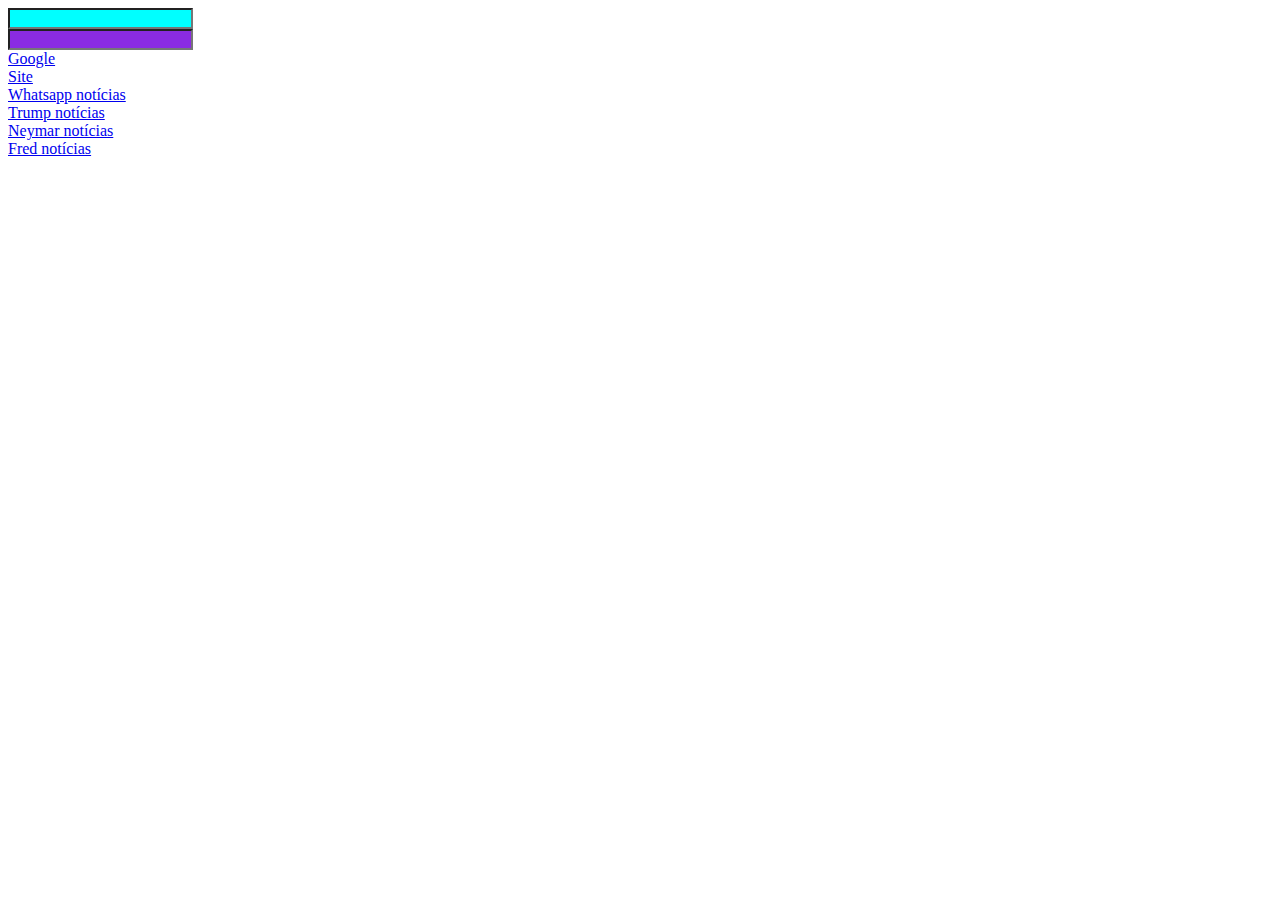
<file: Exercícios/m08 - seletores e css/ex06 - seletor pelo atributo 01/index.html>
<!DOCTYPE html>
<html lang="pt-br">
<head>
    <meta charset="UTF-8">
    <meta http-equiv="X-UA-Compatible" content="IE=edge">
    <meta name="viewport" content="width=device-width, initial-scale=1.0">
    <title>Seletor pelo atributo</title>
    <link rel="stylesheet" href="style.css">
</head>
<body>
    <input type="text" name="usuario" required>
    <input type="password" name="senha">
    <a href="https://www.google.com.br/">Google</a>
    <a href="http://www.site.com.br">Site</a>
    <a href="https://g1.globo.com/economia/tecnologia/noticia/2019/05/14/whatsapp-detecta-vulnerabilidade-que-permite-o-acesso-de-hackers-a-celulares.ghtml">Whatsapp notícias</a>
    <a href="https://g1.globo.com/economia/noticia/2019/05/14/trump-defende-negociacoes-comerciais-com-a-china-e-diz-que-eua-estao-em-posicao-melhor.ghtml">Trump notícias</a>
    <a href="https://ge.globo.com/futebol/futebol-internacional/noticia/justica-europeia-confirma-anulacao-do-registro-da-marca-neymar.ghtml">Neymar notícias</a>
    <a href="https://ge.globo.com/futebol/copa-do-brasil/noticia/pai-x-filho-fred-e-pedro-se-enfrentam-pela-primeira-vez-em-fluminense-x-cruzeiro.ghtml">Fred notícias</a>
</body>
</html>
</file>
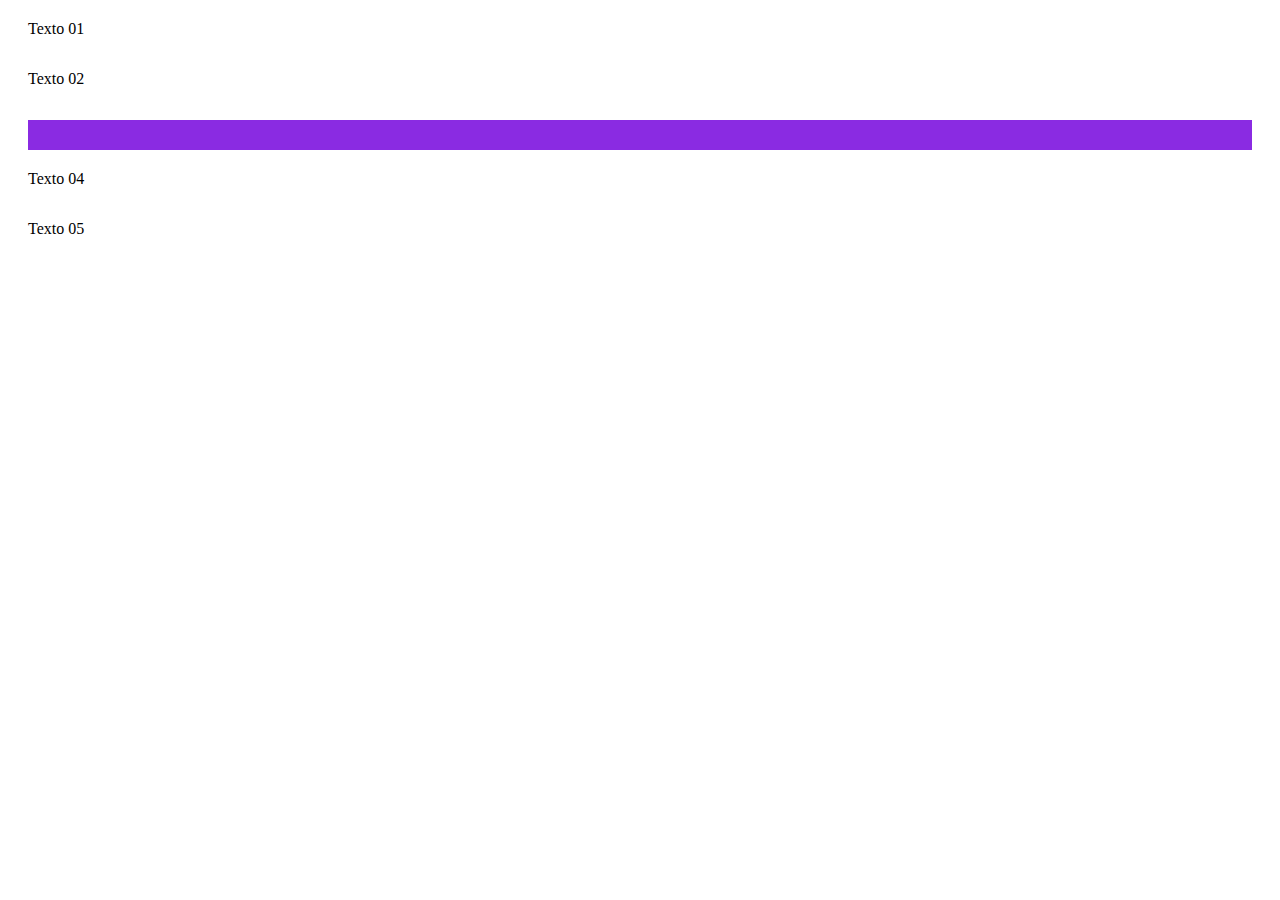
<file: Exercícios/m08 - seletores e css/ex08 -  seletor de elemento vazio/index.html>
<!DOCTYPE html>
<html lang="pt-br">
<head>
    <meta charset="UTF-8">
    <meta http-equiv="X-UA-Compatible" content="IE=edge">
    <meta name="viewport" content="width=device-width, initial-scale=1.0">
    <title>Seletor de elemento vazio</title>
    <style>
        div {
            margin: 20px;
            height: 30px;
        }
        div:empty {
            background-color: blueviolet;
        }
    </style>
</head>
<body>
    <div>Texto 01</div>
    <div>Texto 02</div>
    <div></div>
    <div>Texto 04</div>
    <div>Texto 05</div>
</body>
</html>
</file>
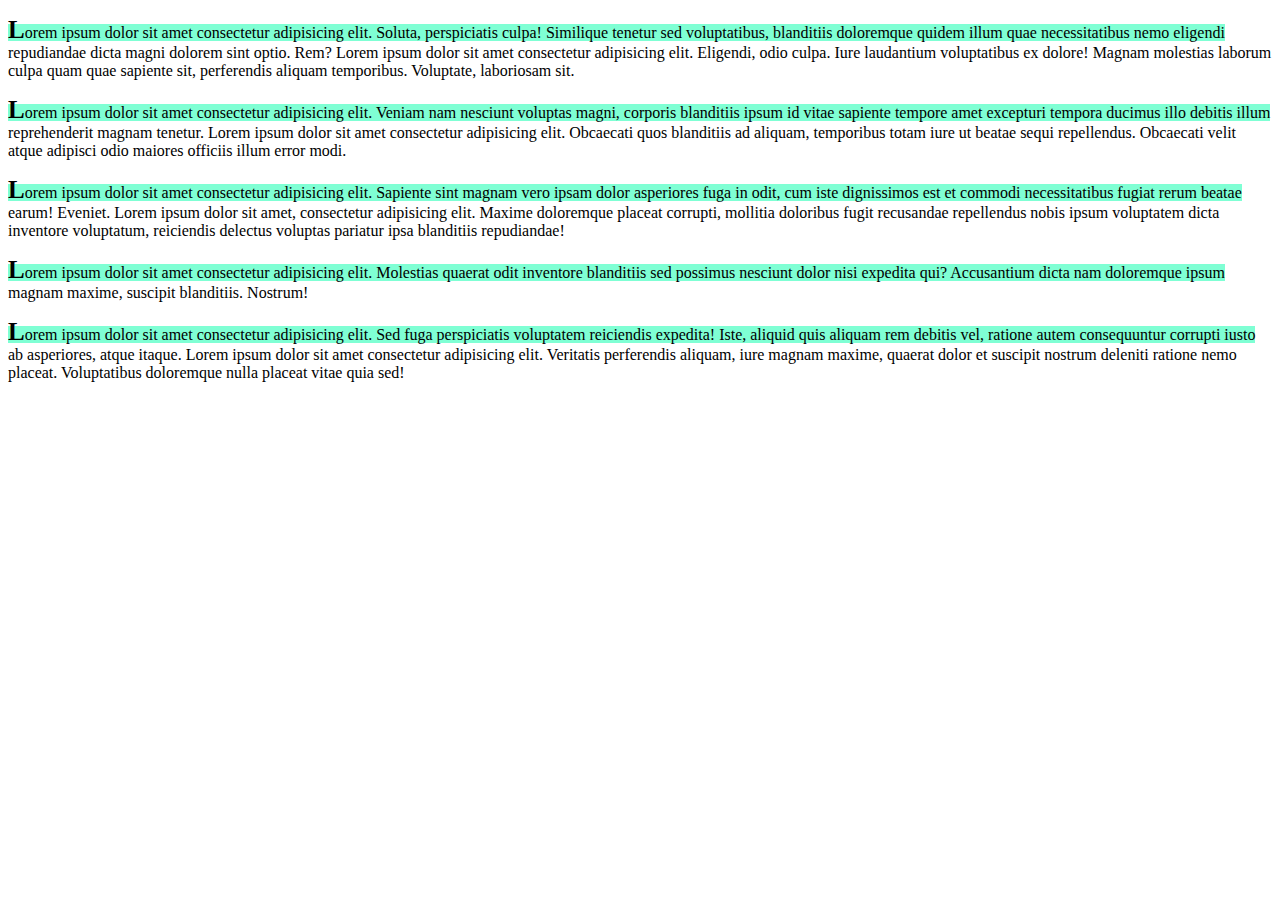
<file: Exercícios/m08 - seletores e css/ex09 - Seletor de 1º letra e 1ºlinha/index.html>
<!DOCTYPE html>
<html lang="pt-br">
<head>
    <meta charset="UTF-8">
    <meta http-equiv="X-UA-Compatible" content="IE=edge">
    <meta name="viewport" content="width=device-width, initial-scale=1.0">
    <title>Seletor de primeira letra e primeira linha</title>
</head>
<style>
    /* Atribui os valores do css a primeira letra da tag <p> */
    p::first-letter { 
        /* 
           : = responsavel por atribuir os valores no elemento
           :: = responsavel por atribuir os valores no conteudo do elemento 
        */
        font-size: 25px;
        font-weight: bold;
    }

    /* Atribuindo valores do css na primeira linha */
    p::first-line {
        background-color: aquamarine;
    }
</style>
<body>
    <p>Lorem ipsum dolor sit amet consectetur adipisicing elit. Soluta, perspiciatis culpa! Similique tenetur sed voluptatibus, blanditiis doloremque quidem illum quae necessitatibus nemo eligendi repudiandae dicta magni dolorem sint optio. Rem? Lorem ipsum dolor sit amet consectetur adipisicing elit. Eligendi, odio culpa. Iure laudantium voluptatibus ex dolore! Magnam molestias laborum culpa quam quae sapiente sit, perferendis aliquam temporibus. Voluptate, laboriosam sit.</p>
    <p>Lorem ipsum dolor sit amet consectetur adipisicing elit. Veniam nam nesciunt voluptas magni, corporis blanditiis ipsum id vitae sapiente tempore amet excepturi tempora ducimus illo debitis illum reprehenderit magnam tenetur. Lorem ipsum dolor sit amet consectetur adipisicing elit. Obcaecati quos blanditiis ad aliquam, temporibus totam iure ut beatae sequi repellendus. Obcaecati velit atque adipisci odio maiores officiis illum error modi.</p>
    <p>Lorem ipsum dolor sit amet consectetur adipisicing elit. Sapiente sint magnam vero ipsam dolor asperiores fuga in odit, cum iste dignissimos est et commodi necessitatibus fugiat rerum beatae earum! Eveniet. Lorem ipsum dolor sit amet, consectetur adipisicing elit. Maxime doloremque placeat corrupti, mollitia doloribus fugit recusandae repellendus nobis ipsum voluptatem dicta inventore voluptatum, reiciendis delectus voluptas pariatur ipsa blanditiis repudiandae!</p>
    <p>Lorem ipsum dolor sit amet consectetur adipisicing elit. Molestias quaerat odit inventore blanditiis sed possimus nesciunt dolor nisi expedita qui? Accusantium dicta nam doloremque ipsum magnam maxime, suscipit blanditiis. Nostrum!</p>
    <p>Lorem ipsum dolor sit amet consectetur adipisicing elit. Sed fuga perspiciatis voluptatem reiciendis expedita! Iste, aliquid quis aliquam rem debitis vel, ratione autem consequuntur corrupti iusto ab asperiores, atque itaque. Lorem ipsum dolor sit amet consectetur adipisicing elit. Veritatis perferendis aliquam, iure magnam maxime, quaerat dolor et suscipit nostrum deleniti ratione nemo placeat. Voluptatibus doloremque nulla placeat vitae quia sed!</p>
    
</body>
</html>
</file>
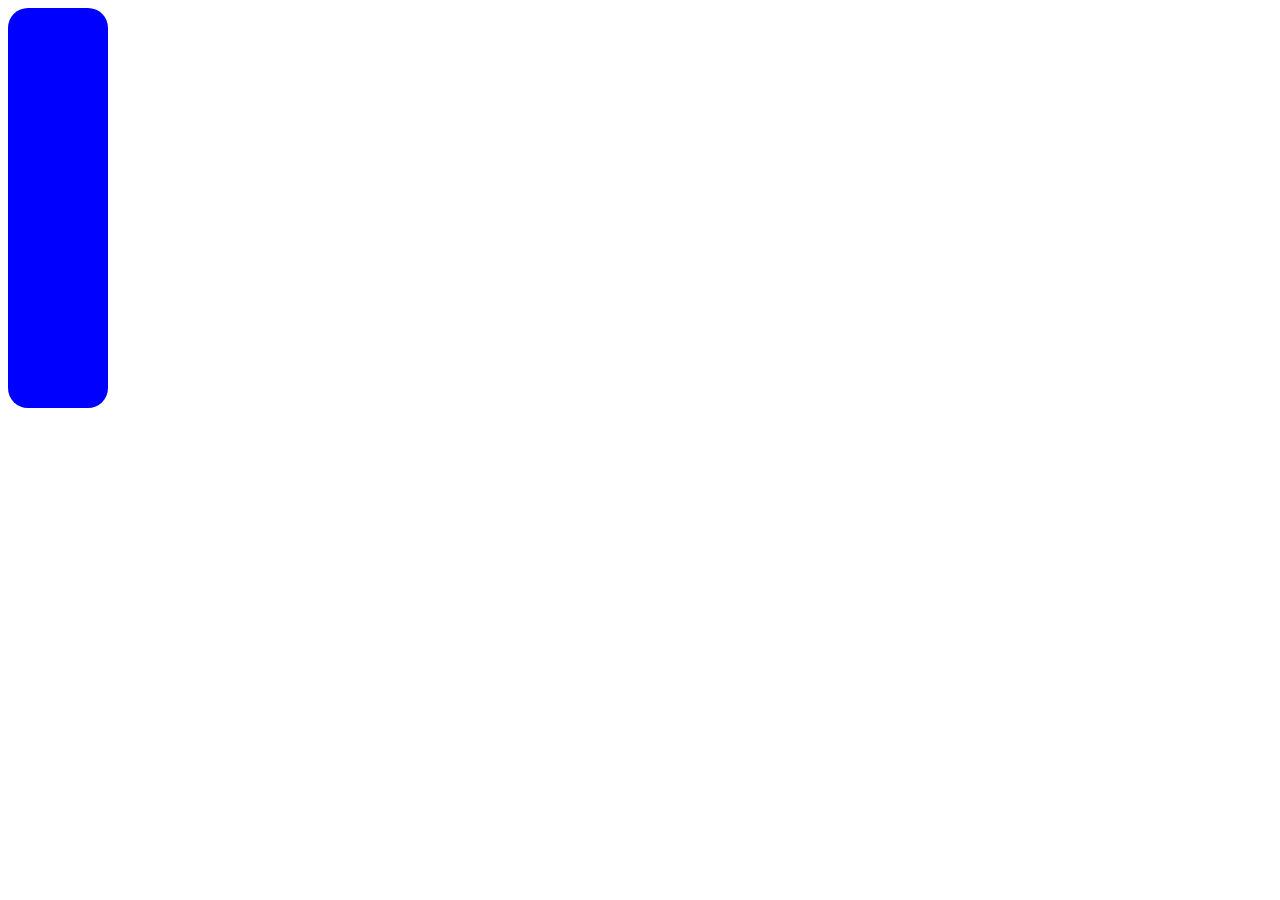
<file: Exercícios/m08 - seletores e css/ex10 - Seletor de primeiro e ultimo elemento/index.html>
<!DOCTYPE html>
<html lang="pt-br">
<head>
    <meta charset="UTF-8">
    <meta http-equiv="X-UA-Compatible" content="IE=edge">
    <meta name="viewport" content="width=device-width, initial-scale=1.0">
    <title>Seletor de primeiro e último elemento</title>
    <style>
        div {
            background-color: blue;
            width: 100px;
            height: 100px;
           
        }

        div:first-child { /* Seleciona o primeiro elemento */
            border-radius: 20px 20px 0px 0px;
        }
        div:last-child { /* Seleciona o último elemento */
            border-radius: 0px 0px 20px 20px;
        }
    </style>
</head>
<body>
    <div></div>
    <div></div>
    <div></div>
    <div></div>
</body>
</html>
</file>
<file: Exercícios/m13 - projeto starbucks/estilos/style.css>
@charset "UTF-8";
@import url('https://fonts.googleapis.com/css2?family=Open+Sans:ital@0;1&family=Oswald:wght@400;700&display=swap');

* {
    margin: 0;
    padding: 0;
    box-sizing: border-box;
}

body {
    font-family: 'Open Sans', sans-serif;   
}

.container {
    max-width: 1140px;
    margin: auto;
}

h1 {
    font-family: 'Oswald', sans-serif;
    font-weight: bold;
    font-size: 96px;
    line-height: 100px;
    margin-bottom: 30px;         
}

h2 {
    font-family: 'Oswald', sans-serif;
    font-weight: bold;
    font-size: 35px;
    line-height: 45px;
    margin: 20px 0px;    
}

.bar {
    width: 168px;
    height: 22px;
    background-color: #117050;    
}

.button {
    display: inline-block;
    color: #454545;
    border: 3px solid #454545;
    border-radius: 3px;
    font-weight: bold;
    text-decoration: none;
    padding: 10px 40px;    
}
.button:hover {
    background-color: #454545;
    color: white;
}

header .line {
    background-color: #117050;
    height: 10px;
}
.header--area {
    display: flex;
    justify-content: space-between;
    align-items: center;    
    height: 100px;   
}
.header--left img {
    width: 64px;
    height: 64px;
}
.header--search {
    display: flex;    
    align-items: center;
}
.header--search form {
    display: flex;
}
.header--search input {
    font-size: 16px;
    padding: 8px 15px;
    border: 1px solid #999;
    outline: 0; /*Tira a borda que se forma quando selecionamos o campo do input:text*/
    width: 100%;
    max-width: 250px;
    
}
.header--search button {
    border: 0;
    background-color: transparent;
    margin-left: -30px;
    cursor: pointer;
}
.header--search button img {
    width: 24px;
    height: 24px;
}
.header--search .menu img {
    width: 30px;
    margin-left: 50px;
    cursor: pointer;
}
.banner {
    background-image: url('../imagens/bg.jpg');
    background-position: center;
    background-repeat: no-repeat;    
    background-size: cover;
    padding-top: 90px;
    padding-bottom: 90px;    
}

.banner--images {
    margin-top: 60px;
}
.banner--images img{
    width: 148px;
    height: 148px;
    border: 5px solid #117050;
    border-radius: 50%;
    margin-right: 40px;
}

.area1 {
    display: grid;
    grid-template-columns: repeat(2, 1fr);
}
.area1--content {
    padding: 80px;
}
.area1--quote {
    margin-bottom: 20px;    
}
.area1--text {
    margin-bottom: 40px;
    line-height: 25px;
}

.area1--img1 {
    height: 350px;
    background-image: url('../imagens/f2.jpg');
    background-size: cover;
    background-position: center; 
}
.area1--img2 {
   grid-column: 2/3;
   grid-row: 1/3;
   background-image: url('../imagens/f1.jpg');
   background-size: cover;
   background-position: center; 
}

.area2 {
    display: grid;
    grid-template-columns: repeat(2, 1fr);
}
.area2--content {
    padding: 80px;
}
.area2--text {
    margin-bottom: 40px;
    line-height: 25px;
}

.area2--img1 {
    height: 450px;
    background-image: url('../imagens/f4.jpg');
    background-size: cover;
    background-position: center; 
}
.area2--img2 {
   grid-column: 1/2;
   grid-row: 1/3;
   background-image: url('../imagens/f3.jpg');
   background-size: cover;
   background-position: center; 
}

.area3 {
    display: grid;
    grid-template-columns: repeat(2, 1fr);    
}
.area3--content {
    padding: 192px 80px;
    background-image: url('../imagens/bg2.jpg');
    background-size: cover;
    background-position: left;       
}
.area3--text {
    margin-bottom: 40px;
    line-height: 25px;       
}
.area3--content .button {
    display: inline-block;
}
.area3--img {    
    background-image: url('../imagens/f5.jpg');
    background-size: cover;
    background-position: center; 
}

.area4 {
    display: grid;
    grid-template-columns: .5fr 1fr;
    background-color: #e8e9ee;
}
.area4--content {
    padding: 150px 80px;         
}
.area4--text {
    margin-bottom: 40px;
    line-height: 25px;       
}
.area4--content .button {
    display: inline-block;
}
.area4--img {    
    background-image: url('../imagens/bg3.jpg');
    background-size: cover;
    background-position: left; 
}

.area5 {
    background-image: url('../imagens/bg4.jpg');
    background-size: cover;
    background-position: center;
    height: 600px;
}

footer {
    background-color: #333;
    color: white;
    display: flex;
    flex-direction: column;
    justify-content: center;
    align-items: center;    
}
.footer--top, .footer--bottom{
    padding: 35px;
    font-size: 13px;
    font-weight: bold;
}
.footer--bottom a {
    color: #117050;
}
</file>
<file: Exercícios/m13 - projeto starbucks/estilos/responsive.css>
@charset "UTF-8";

@media screen and (min-width: 769px) and (max-width: 1140px) {
    .container {
        padding-left: 20px;
        padding-right: 20px;
    }
}

@media screen and (min-width: 426px) and (max-width: 768px) {

    .container {
        padding-left: 20px;
        padding-right: 20px;
    }

    .area1 {        
        grid-template-columns: 3fr 2fr;
    }

    .area2 {        
        grid-template-columns: 2fr 3fr;
    }

    .area3 {        
        grid-template-columns: 3fr 2fr;
    }

    .area4 {
        grid-template-columns: 1fr .7fr;
    }
}

@media screen and (max-width: 425px) {
    .container {
        padding-left: 20px;
        padding-right: 20px;
    }
    .header--search .menu img {
        margin-left: 20px;
    }
    .header--search input {
        max-width: 115px;
    }
   
    h1 {
        font-size: 50px;
        line-height: 50px;
    }
    h2 {
        font-size: 25px;
        line-height: 30px;
    }
    .banner--images img{
        width: 70px;
        height: 70px;
        border: 3px solid #117050;
        margin-right: 10px;
    }
    .area1,
    .area2,
    .area3,
    .area4 {
        grid-template-columns: 1fr;
    }
    .area1--content,
    .area2--content,
    .area3--content,
    .area4--content {
        padding: 20px;
    }   
    .area5 {
        height: 200px;
    }
    .footer--top, .footer--bottom{
        padding: 15px;
        font-size: 12px;
    }
    
}
</file>
<file: Projetos/medicenter/estilos/style.css>
@charset "UTF-8";

* {
    margin: 0px;
    padding: 0px;    
    font-family: Arial, Helvetica, sans-serif;        
}


header {
    display: flex;
    justify-content: center;     
    height: 120px;    
}
.container {
    display: flex;
    justify-content: space-between;  
    width: 990px;
    overflow-x: hidden;    
}
.logo {
    display: flex;
    align-items: center;   
}
.menu {
    display: flex;    
    align-items: center;    
}
nav ul, nav li {
    list-style: none;
}
nav ul {
    display: flex;    
}
nav a {
    display: block;
    padding: 15px;
    font-size: 16px;    
    text-transform: uppercase;
    text-decoration: none;
    color: #727272;
    
}
nav .active a,.menu a:hover {
    background-color: #39aae1;
    color: white;
    border-radius: 10px;
}

.banner {
    display: flex;
    justify-content: center;
    min-height: 670px;
    background-image: url('../imagens/img1.jpg');
    background-repeat: no-repeat;
    background-position: center center;    
    background-size: cover;
    
}
.column { 
    flex-direction: column;
}
.banner_headline {    
    flex: 1;
    display: flex;
    flex-direction: column;
    justify-content: center;
        
}
.banner_headline h1 {
    color: white;
    font-size: 70px;
    text-shadow: 0px 1px 0px rgba(0, 0, 0, 0.678);
    max-width: 350px;
}
.banner_headline h2 {
    color: white;
    font-size: 21px;
    text-shadow: 0px 1px 0px rgba(0, 0, 0, 0.678);
    max-width: 350px;
    margin-top: 30px;
}
.banner_options {    
    height: 210px;
    display: flex; 
     
}
.banner1,
.banner2, 
.banner3 {
    flex: 1;
    color: white;
    padding: 20px;
}
.banner1 {
    background-color: #39aae1;
}
.banner2 {
    background-color: #0079c7;
}
.banner3 {
    background-color: #2b4c99;
}
.banner_title {
    font-size: 21px;
}
.banner_desc {
    margin-top: 20px;
    margin-bottom: 20px;
    font-size: 12px;
}
.banner_options a {
    display: inline-block;
    border: 1px solid white;
    padding: 5px;    
    color: white;
    font-size: 13px;
    text-decoration: none;
}
.banner_hours{   
    display:flex;
    flex-direction:column
}
.area-hours{
    display:flex;
    padding-bottom: 12px;
    margin-bottom: 12px;
    border-bottom: 1px solid white;
    justify-content: space-between;
}

#geral {    
    display: flex;
    justify-content: center;
}

#geral section {
    flex: 2;
}
#geral aside {
    flex: 1;
}
.widget_body {
    display: flex;
    flex-wrap: wrap;   
}
.widget_title {
    margin-top: 30px;
    margin-bottom: 20px;
}
.widget_title_text {
    color: black;
    font-size: 21px;
    font-weight: bold;
}
.widget_title_bar {
    width: 50px;
    height: 2px;
    background-color: #36a9e1;
    margin-top: 10px;
}
.deparments_body {
    display: flex;
    flex-direction: row;
    justify-content: center;    
    flex-wrap: wrap;
    gap: 30px;
}
.deparments_body div {
    background-color: #36a9e1;
    width: 150px;
    height: 150px;
}

.appointment_text {
    padding-bottom: 20px;
    border-bottom: 2px solid lightgrey;
}
.appointment_contact {
    display: flex;
    flex-direction: column;
    justify-content: center;
    padding-top: 10px;
    padding-bottom: 10px;
    border-bottom: 2px solid lightgrey;
    font-size: 14px;
}

article {
    flex: 1;
    min-width: 300px;
    margin-right: 20px;
}
article a {
    text-decoration: none;
}
article .news_data {
    display: flex;
}
article .new_posted_at {
    background-color: #2b4c99;
    font-size: 12px;
    color: white;
    padding: 10px;
    margin-right: 2px;
}
article .news_comments {
    background-color: #39aae1;
    font-size: 12px;
    color: white;
    padding: 10px;
}
article .news_thumbnail {
    margin-top: 30px;    
}
article .news_thumbnail img {
    width: 100%;
    height: auto;
}
article .news_title {
    margin: 25px 0px;
    color: black;
    font-size: 23px;
}
article .news_resume {
    font-size: 14px;
    color: #5c5c5c;
    line-height: 20px;
    margin-bottom: 30px;
}

footer {
    background-color: #1e1e1e;
    color: white;
    display: flex;
    justify-content: center;    
}
.footer_menu {
    display: flex;
        
}
.fm_1,
.fm_2,
.fm_3 {
    flex: 1;
    color: white;
    padding: 20px;
}
.fm_1 {
    background-color: #39aae1;
}
.fm_2 {
    background-color: #0079c7;
}
.fm_3 {
    background-color: #2b4c99;
}
.fm_title {
    font-size: 21px;
}
.fm_desc {
    margin-top: 20px;
    margin-bottom: 20px;
}
.footer_area {
    display: flex;
     
}
.flexcolumn {
    flex-direction: column;
}
.footer_area-item {
    flex: 1;
    padding: 20px;
    color: white;
}
.footer_title-text {
    color: white;
    font-size: 16px;
    font-weight: bold;
}
.footer_title-bar {
    width: 50px;
    height: 2px;
    background-color: #36a9e1;
    margin-top: 10px;
}
.footer_desc {    
    margin: 20px 0px;
    font-size: 13px;
}
.footer_copy {
    border-top: 1px solid #2c2c2c;
    height: 40px;
    line-height: 40px;
    color: #5c5c5c;
    font-size: 12px;
    margin-top: 30px;
    text-align: center;
}
address {
    margin-top: 20px;
}
.footer_address {
    display: flex;    
}
.footer_address address {
    flex: 1;
}
.social {
    display: flex;
    margin-top: 20px;
}
.social img {
    width: 20px;
    margin-right: 10px;
    padding: 5px;
    background-color: grey;
    border-radius: 5px;
}
.menuMobile {
    display: none;
    width: 40px;
    height: 40px;   
    margin-bottom: 10px;
   
}
.mm_line {
    height: 3px;
    background-color: #39aae1;
}
</file>
<file: Projetos/medicenter/estilos/style_screen.css>
@charset "UTF-8";

@media screen and (max-width: 940px) {
    nav a {
        padding: 10px;
        font-size: 14px;
    }
    .container {
        flex-direction: column;
        justify-content: center;
        align-items: center; 
    }
    
    #geral {
        padding: 8px;
    }
    .banner_headline h1 {
        margin-right: 280px;
    }
    footer {
        margin-top: 20px;
    }
    .footer_address {
        flex-direction: column;
    }
    .footer_address address {
        flex: 0;
    }
    .flexcolumn {        
        flex-direction: column;
        align-items: stretch;
    }
}


@media screen and (max-width: 666px) {

    
    .banner {
        background-image: none;
    }
    .banner_headline {
        background-image: url(../imagens/img1.jpg);
        background-repeat: no-repeat;
        background-position: top center;    
        background-size: cover;
        width: 100%;
        
    }
   
    .banner_headline {
        padding: 20px;
    }
    .banner_headline h1 {
        font-size: 35px;
        margin-left: 5px;
    }
    .banner_headline h2 {
        font-size: 14px;
        margin-top: 15px;
        margin-left: 5px;
    }
    .banner_options, .footer_menu, .footer_area {
        height: auto;
        flex-direction: column;
    }    
    
    .footer_desc {
        margin-bottom: 0px;
    }
    .footer_area-item01 {
        order: 2;
    }
    .footer_area-item02 {
        order: 0;
    }
    .footer_area-item03 {
        order: 1;
    }   
    
}



@media screen and (max-width: 600px) { 
    
    .logo {
        margin-top: 10px;
    }
    .banner_headline {        
        background-position:  top center;
        width: 100%; 
    }
   
    nav ul {
        flex-direction: column;
        display: none;
        position: absolute;    
        width: 100%;
        left: 0;
        background-color: white;
    }
    header {
        height: auto;
    }
    .menuMobile {
        display: flex;
        flex-direction: column;
        justify-content: space-around;
    }    
       
}


@media screen and (max-width: 320px) {
    .container > section {
        margin-left: 20px;
    }  
    .banner_headline {        
        width: 300px;
    } 
    .deparments_body div {        
        width: 100px;
        height: 100px;
    }
}
</file>
<file: Exercícios/m07 - flexbox na prática/ex flexbox ps5/estilosstyle.css>
* {
    margin: 0;
    padding: 0;
    box-sizing: border-box;
    font-family: 'MuseoModerno', cursive;
}
body {
    width: 100%;
    height: 100vh;
    background-color: #1a1a1a;
}

header {
    width: 100%;
    height: 70px;
    background-color: #101010;
    padding: 10px;
    box-shadow: 0px 5px 20px #000;
    

    display: flex;
    justify-content: space-between;
    align-items: center;    
}

.logo {    
    width: 45px;
    height: 45px;
    border-radius: 10px;
    background-color: #ccc;
    display: flex;
    justify-content: center;
    align-items: center;
}

.menu {
    list-style: none;
    display: flex;
}

.menu li a {
    display: block;
    text-decoration: none;
    font-weight: normal;
    margin-left: 10px;
    color: white;
    padding: 10px 20px;
    border-radius: 10px;
}

.menu li a:hover {
    background-color: #1a1a1a;

}

h1 {
    color: #fff;
    text-align: center;
    margin: 20px 0px;
}
.container {
    max-width: 1200px;    
    margin: 0 auto;

    display: flex;
    flex-wrap: wrap;
}

.container div {
    flex: 1 1 350px;
    margin: 10px;
}

img {
    width: 100%;
    border-radius: 10px;
}
</file>
<file: Exercícios/m08 - seletores e css/ex02 - formulário/estilos/style.css>
@charset "UTF-8";

* {
    margin: 0px;
    padding: 0px;
    box-sizing: border-box;
    font-family: 'Courier New', Courier, monospace;
}


body {   
    background-color: black;    
}

.cabecalho h1 {
    margin-top: 15px;
    font-size: 45px;
}

.cabecalho h1, .cabecalho p {
    text-align: center;
    margin-bottom: 5px;
    color: white;
    
}

form {
    max-width: 700px;
    margin: auto;
    margin-top: 30px;
   
        
}
fieldset {
    padding: 20px;
    background-color: rgba(255, 255, 255, 0.8);
    margin-bottom: 10px;
    margin-left: 10px;
    margin-right: 10px;
    border: 1px solid black;
    border-radius: 10px;   
}
fieldset legend {
    background-color: rgba(210, 0, 0, 1);
    color: white;
    padding: 5px;
    border: 1px solid rgba(210, 0, 0, 1);
    border-radius: 10px;
    font-weight: bolder;
    
}
label {
    display: block;
    margin: 10px;
    font-weight: bold;
}
label input{
    padding: 5px;
    border: 1px solid black;
    margin-top: 5px;
    border-radius: 5px;
}
label #inumero {
    width: 70px;
}

.botao {
    text-align: center;
    margin-top: 5px;
    margin-left: 10px;
    margin-bottom: 5px;
    padding: 10px;
    border: 1px solid black;
    border-radius: 10px;
    background-color: rgba(210, 0, 0, 1);
    color: white;
}
.botao:hover {
    background-color: red;
}
fieldset #sexualidade {
    display: none;
}

@media screen and (max-width: 418px) {
    * {
        font-size: 15px;
    }
    fieldset #sexo {
        display: none;
    }
    fieldset #sexualidade {
        display: block;
    }
}
</file>
<file: Exercícios/m08 - seletores e css/ex03 - lading page/estilos/style.css>
@charset "UTF-8";

* {
    padding: 0px;
    margin: 0px;
    box-sizing: border-box;
    font-family: 'Courier New', Courier, monospace;
}

header {
    background-color: black;
    height: 60px;
    width: 100vw;
    display: flex;
    justify-content: center;
}
header #marca {
    color: white;
    
}
header .icone_social {
    background-color: white;
    width: 20px;
    height: 20px;
    border-radius: 50%;
}
.container {
    display: flex;
    justify-content: space-between;
    align-items: center;    
    width: 1000px;
    padding: 0px 10px;   
}

.container .social {
    display: flex;
}
.container .social .icone_social {
    margin: 5px;
}
main {
    background-color: aquamarine;
    height: 90vh;
    display: flex;
    justify-content: center;
}
.parte_superior {
    display: flex; 
    
}
.parte_video {
background-color: brown;
width: 560px;
height: auto;

}
.parte_texto {
background-color: blueviolet;
width: 50%;
height: 400px;

padding: 10px;
}
.parte_texto h1 {
    color: white;
}
.parte_texto p {
    margin-top: 10px;
    color: white;    
}
.parte_texto p a {
    text-decoration: none;
    color: white;
    font-weight: bold;
    border: 1px solid white;
    background-color: green;
    padding: 13px;    
}
.parte_texto p .botao {
    margin-top: 10px;
}
</file>
<file: Exercícios/m08 - seletores e css/ex05 - página de resultado google/estilos/style.css>
* {
    margin: 0;
    padding: 0;
    box-sizing: border-box;
    font-family: helvetica, arial, sans-serif;
}

header {
    background-color: white;
    height: 70px;
    position: fixed;
    width: 100%;
    top: 0;

    display: flex;
    justify-content: flex-start;
    align-items: center;
}

.logo {
    
    margin-left: 40px;
    margin-right: 80px;
}

.logo img {
    width: 90px;
}

.barra-pesquisa {    
    display: flex;
    align-items: center;
    
    border: 1px solid lightgray;
    border-radius: 17px;
}

.barra-pesquisa input {
    width: 480px;
    height: 34px;
    border: none;
    outline: none;
    
    border-right: none;
    background-color: transparent;    
    font-size: 15px;
    padding-left: 20px;  
       
}

.barra-pesquisa div {    
    width: 40px;
    height: 32px;       
    
    display: flex;
    justify-content: center;
    align-items: center;
    cursor: pointer;
}

.teclado {
    width: 20px;
}

.microfone {
    height: 20px;
}

.login {
    width: 200px;
    height: 30px;
    position: absolute;
    right: 30px;
   
    display: flex;
    justify-content: flex-end;
    align-items: center;
}

.login img {
    width: 20px;
    height: 20px;
    margin-right: 15px;
    
}
.login div {
    background-color: #4585f3;
    height: 30px;
    width: 95px;
    font-size: 12px;    
    color: white;
    font-weight: bold;
    border-radius: 5px;
    cursor: pointer;

    display: flex;
    justify-content: center;
    align-items: center;
}

main {
    width: 100%;
    height: auto;
    margin-top: 70px;
}

.nav {
   
    width: 840px;
    height: 30px;

    display: flex;
    justify-content: flex-end;
    align-items: center;
}

.nav li {
    margin-right: 30px;
    padding-bottom: 10px;
    
    display: flex;
    justify-content: center;
}

.nav a {
    text-decoration: none;
    color: #777;
    font-size: 13px;
}

.active a {
    color: #1A73E8;
}

.nav li:hover a {
    color: #1A73E8;
}

.resultados {
    width: calc(100% - 180px);
    height: 20px;
    padding-left: 180px;
    color: #777;
    display: flex;
    align-items: center;
    font-size: 13px;
}

.container {
    
    width: calc(100% - 180px);
    height: auto;
    padding-left: 180px;
    margin-top: 10px;
    margin-bottom: 100px;
    display: flex;
    flex-direction: column;
}

.bloco-pesquisa {
    
    width: 620px;
    overflow: hidden;
    margin-bottom: 20px;
}

.titulo a {
    max-width: 620px;
    height: 23px;
    font-size: 18px;
    color: #1A0DAB;
    text-decoration: none;
    margin-bottom: 5px;

    display: flex;
    align-items: center;
}

.titulo a:hover {
    text-decoration: underline;
}

.link,.link a {
	height: 17px;
	color: #006621;
	font-size: 14px;
	text-decoration: none;
	margin-bottom: 5px;
}

.info{
	color: #545454;
	font-size: 14px;
	margin-bottom: 5px;	
	line-height:20px;
}

.pesquisas-relacionadas {
    max-width: 620px;
    height: 200px; 
    
    
}

.pesquisas-relacionadas p {
    margin-bottom: 10px;    
}

.int {
    
    display: flex;
    justify-content: center;
    align-items: center;
    column-gap: 30px;
    margin-top: 25px;
}

.coluna {
    display: flex;
    flex-direction: column;
    justify-content: center;
    
}

.int p {
    
    background-color: rgba(204, 204, 204, 0.781);
    width: 295px;
    text-align: center;
    padding: 13px;    
    border-radius: 25px;
    
}

.int a {
    color: black;
    text-decoration: none;
}
</file>
<file: Exercícios/m08 - seletores e css/ex06 - seletor pelo atributo 01/style.css>
input, a {
    display: block;
}

[required] { /* todos os elementos que estiverem com o atributo vão obter essa caracteristica de css */
    
}

input[required] { /* todos os inputs que estiverem com o atributo vão obter essa caracteristica de css */

}

.class,#id[required] { /* todas as classes ou id que estiverem com o atributo vão obter essa caracteristica de css */

}

input[type=text] { /* o type que tem o valor text vai receber as caracteristicas */
    background-color: aqua;
}

/*Agora se o valor especifico, criado pelo próprio programador, coloca-se "".*/
input[name="senha"] {
    background-color: blueviolet;
}
</file>
